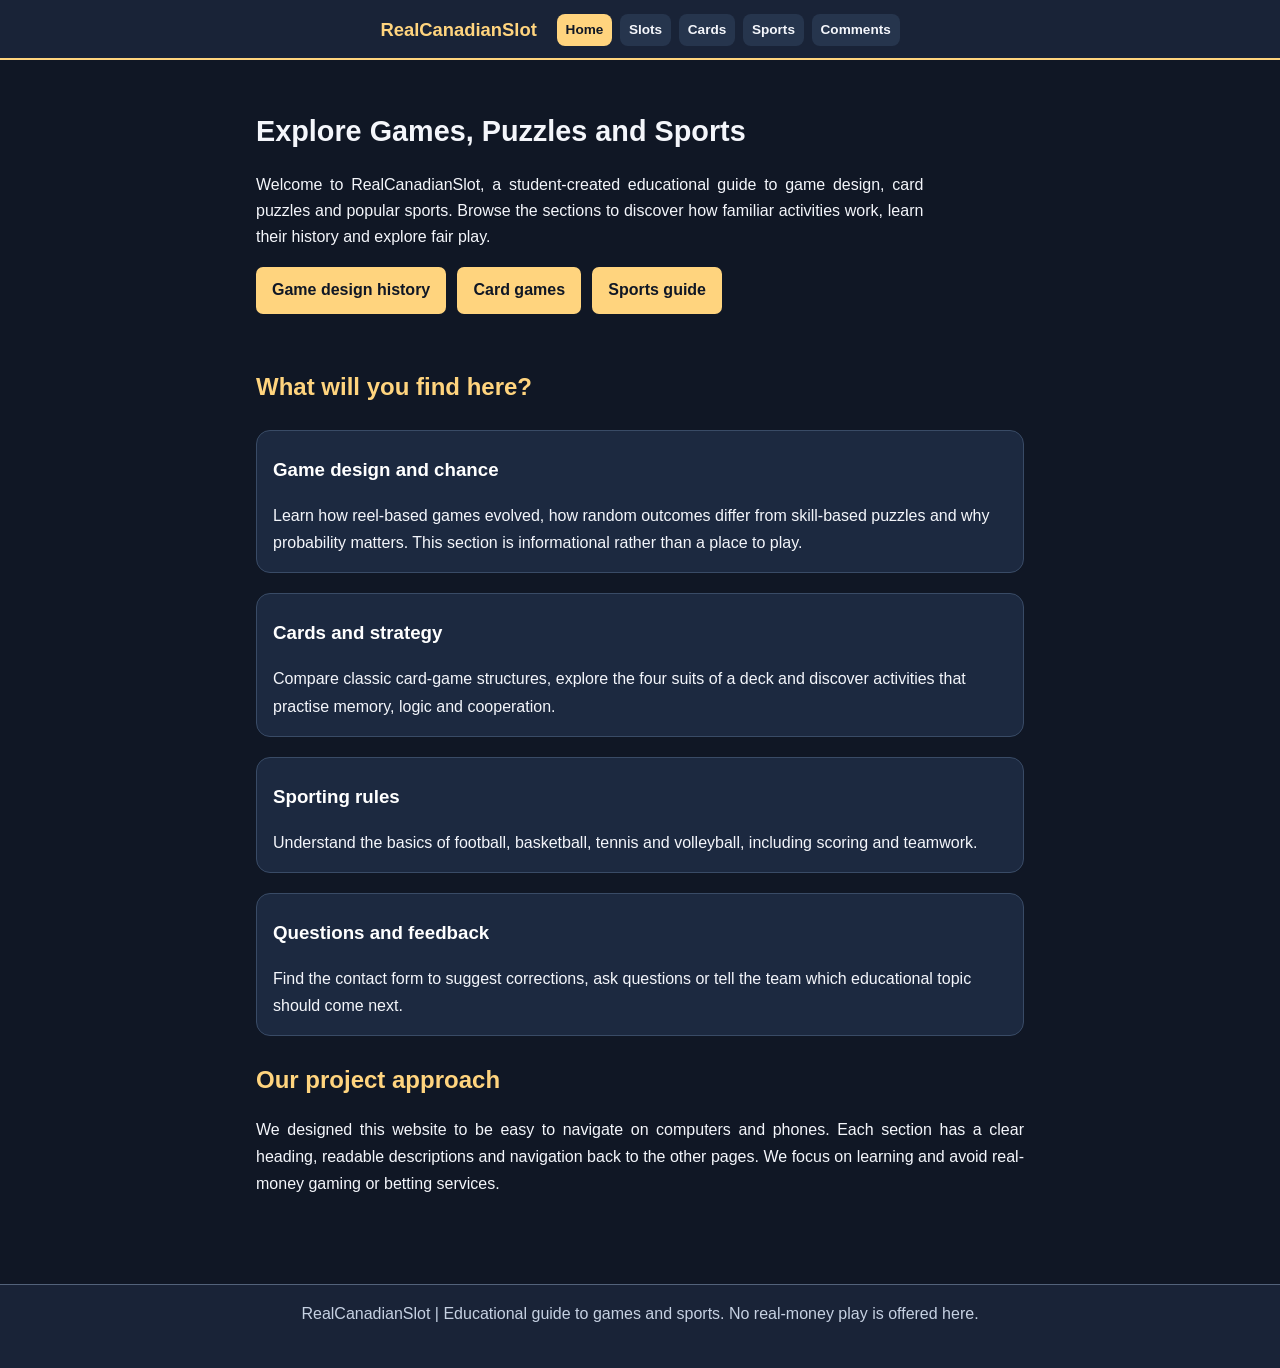
<file: casino-html/index.html>
<!DOCTYPE html>
<html lang="en">

<head>
  <meta charset="UTF-8">
  <meta name="viewport" content="width=device-width, initial-scale=1.0">
  <meta name="description"
    content="An educational introduction to the RealCanadianSlot student website, with links to game design history, card puzzles, sports rules and comments.">
  <title>Home | RealCanadianSlot</title>
  <link rel="stylesheet" href="assets/css/style.css">
  <link rel="stylesheet" href="assets/css/project-custom.css">
</head>

<body class="project-page">
  <!-- Navigation is shared across the five pages; the current page is identified. -->
  <header class="site-header">
    <div class="site-header-inner">
      <a class="site-brand" href="index.html">RealCanadianSlot</a>
      <nav class="site-navigation" aria-label="Main navigation"><a href="index.html" aria-current="page">Home</a>
        <a href="assets/html/slots.html">Slots</a>
        <a href="assets/html/cards.html">Cards</a>
        <a href="assets/html/sports.html">Sports</a>
        <a href="assets/html/comments.html">Comments</a>
      </nav>
    </div>
  </header>
  <main class="project-wrap">
    <section class="project-intro">
      <h1>Explore Games, Puzzles and Sports</h1>
      <p style="text-align: justify;">Welcome to RealCanadianSlot, a student-created educational guide to game design, card puzzles and popular
        sports. Browse the sections to discover how familiar activities work, learn their history and explore fair play.
      </p>
      <div class="project-links"><a href="assets/html/slots.html">Game design history</a><a
          href="assets/html/cards.html">Card games</a><a href="assets/html/sports.html">Sports guide</a></div>
    </section>
    <section class="project-section">
      <h2>What will you find here?</h2>
      <div class="project-grid">
        <article class="project-card">
          <h3>Game design and chance</h3>
          <p>Learn how reel-based games evolved, how random outcomes differ from skill-based puzzles and why probability
            matters. This section is informational rather than a place to play.</p>
        </article>
        <article class="project-card">
          <h3>Cards and strategy</h3>
          <p>Compare classic card-game structures, explore the four suits of a deck and discover activities that
            practise memory, logic and cooperation.</p>
        </article>
        <article class="project-card">
          <h3>Sporting rules</h3>
          <p>Understand the basics of football, basketball, tennis and volleyball, including scoring and teamwork.</p>
        </article>
        <article class="project-card">
          <h3>Questions and feedback</h3>
          <p>Find the contact form to suggest corrections, ask questions or tell the team which educational topic should
            come next.</p>
        </article>
      </div>
    </section>
    <section class="project-section">
      <h2>Our project approach</h2>
      <p style="text-align: justify;">We designed this website to be easy to navigate on computers and phones. Each section has a clear heading,
        readable descriptions and navigation back to the other pages. We focus on learning and avoid real-money gaming
        or betting services.</p>
    </section>
  </main>
  <footer class="project-footer">
    <div class="project-wrap">
      <p>RealCanadianSlot | Educational guide to games and sports. No real-money play is offered here.</p>
    </div>
  </footer>
</body>

</html>
</file>
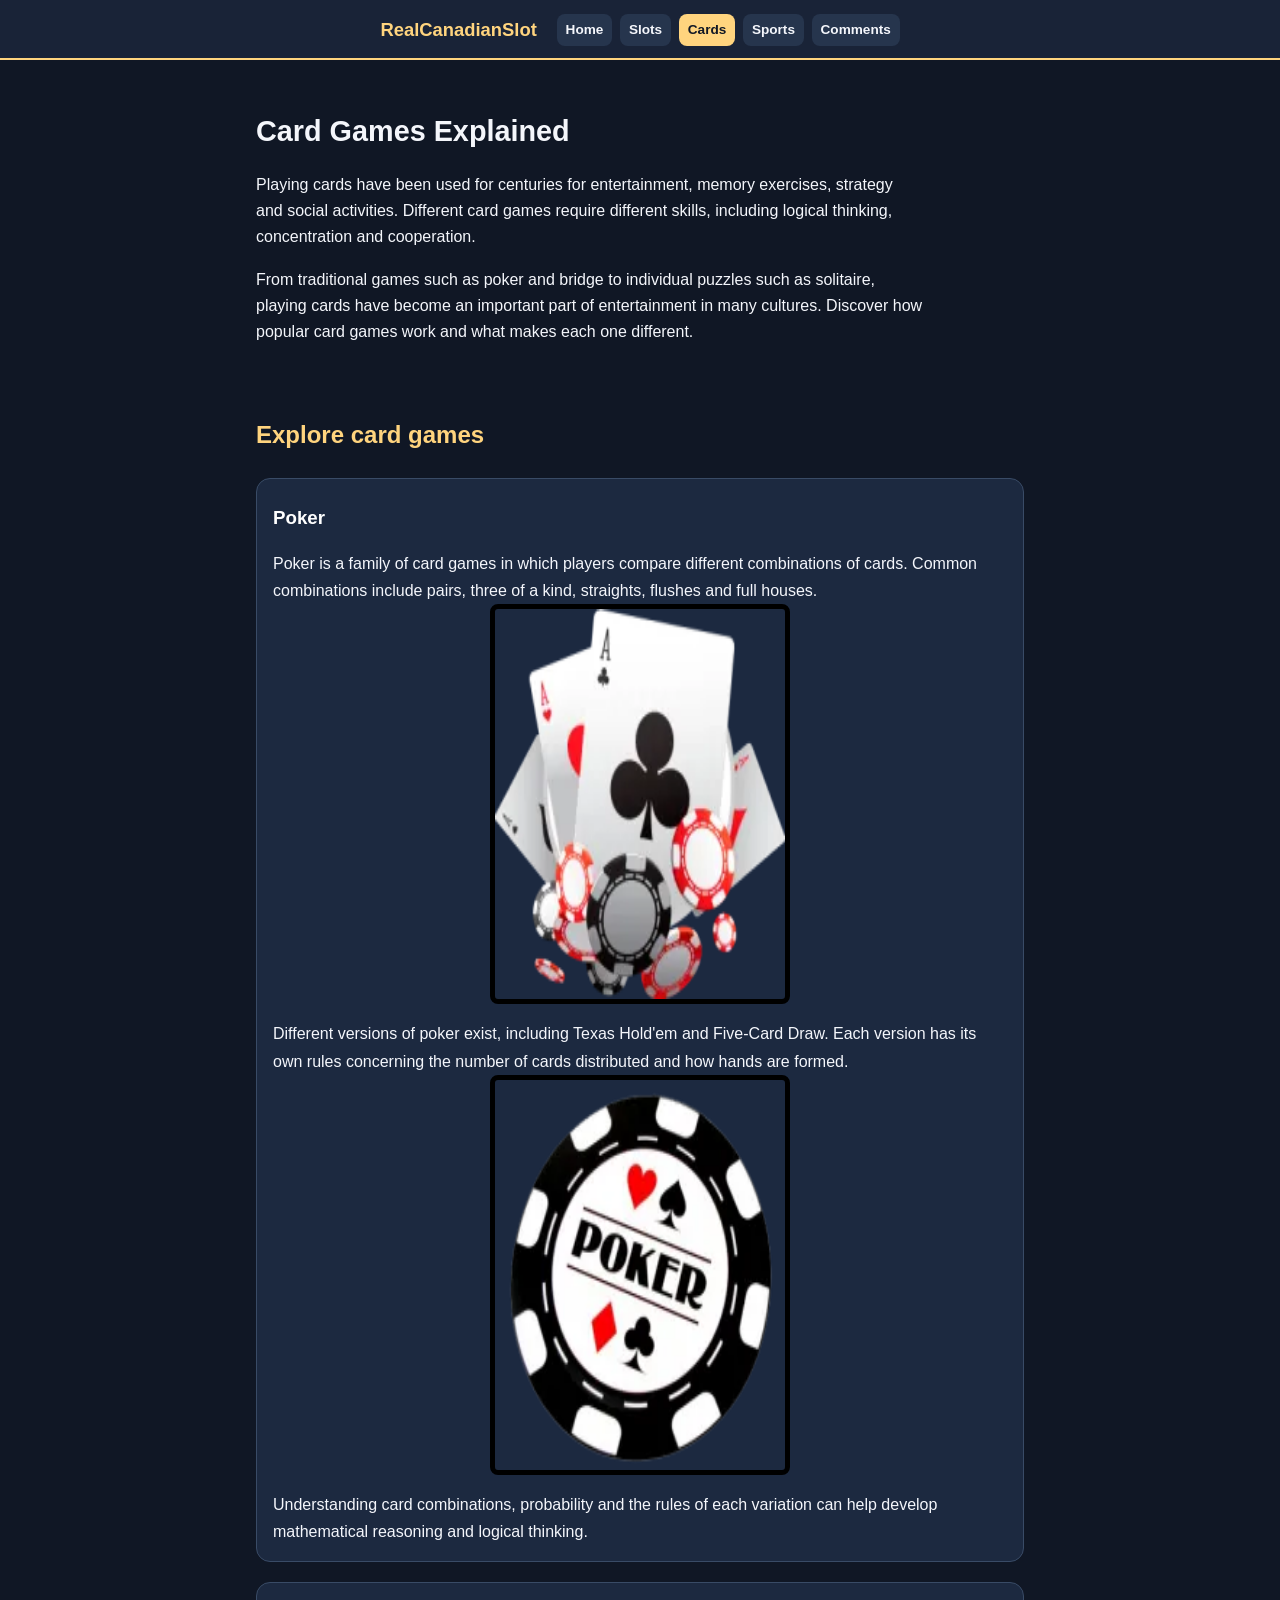
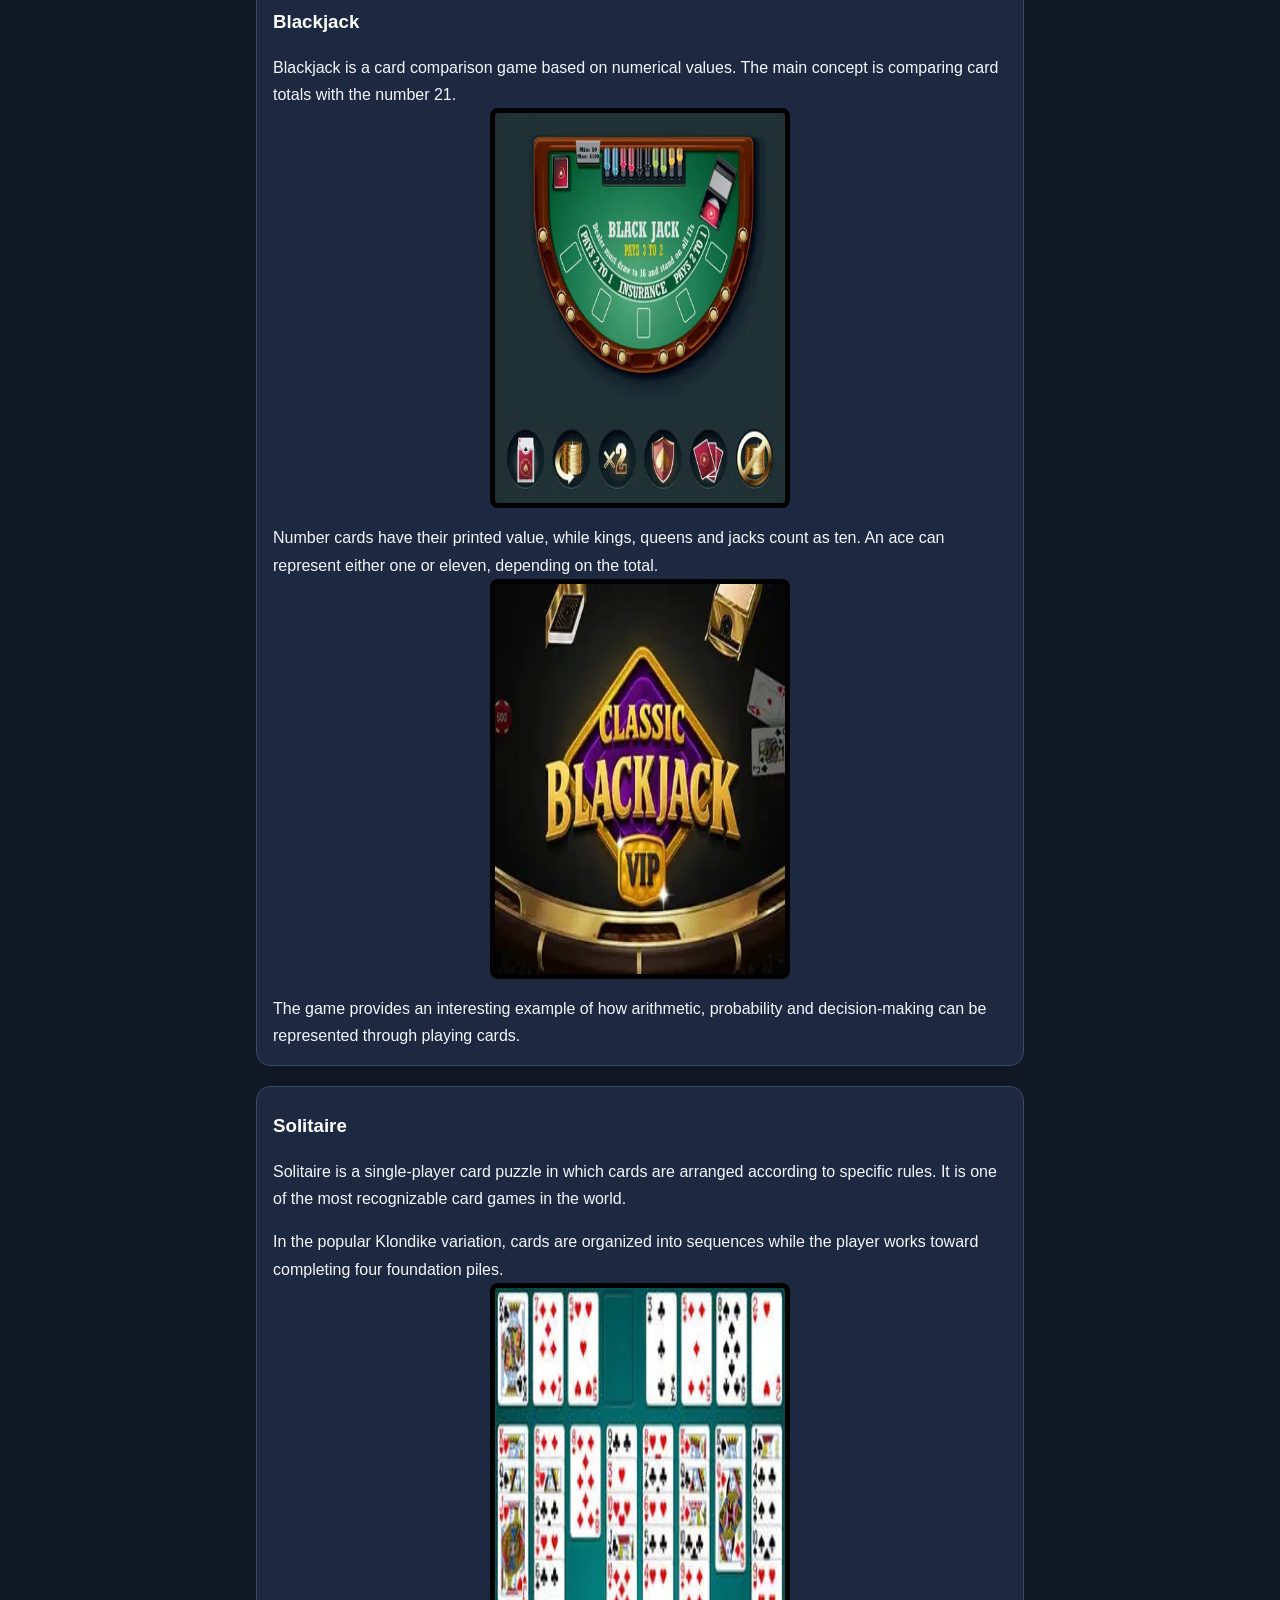
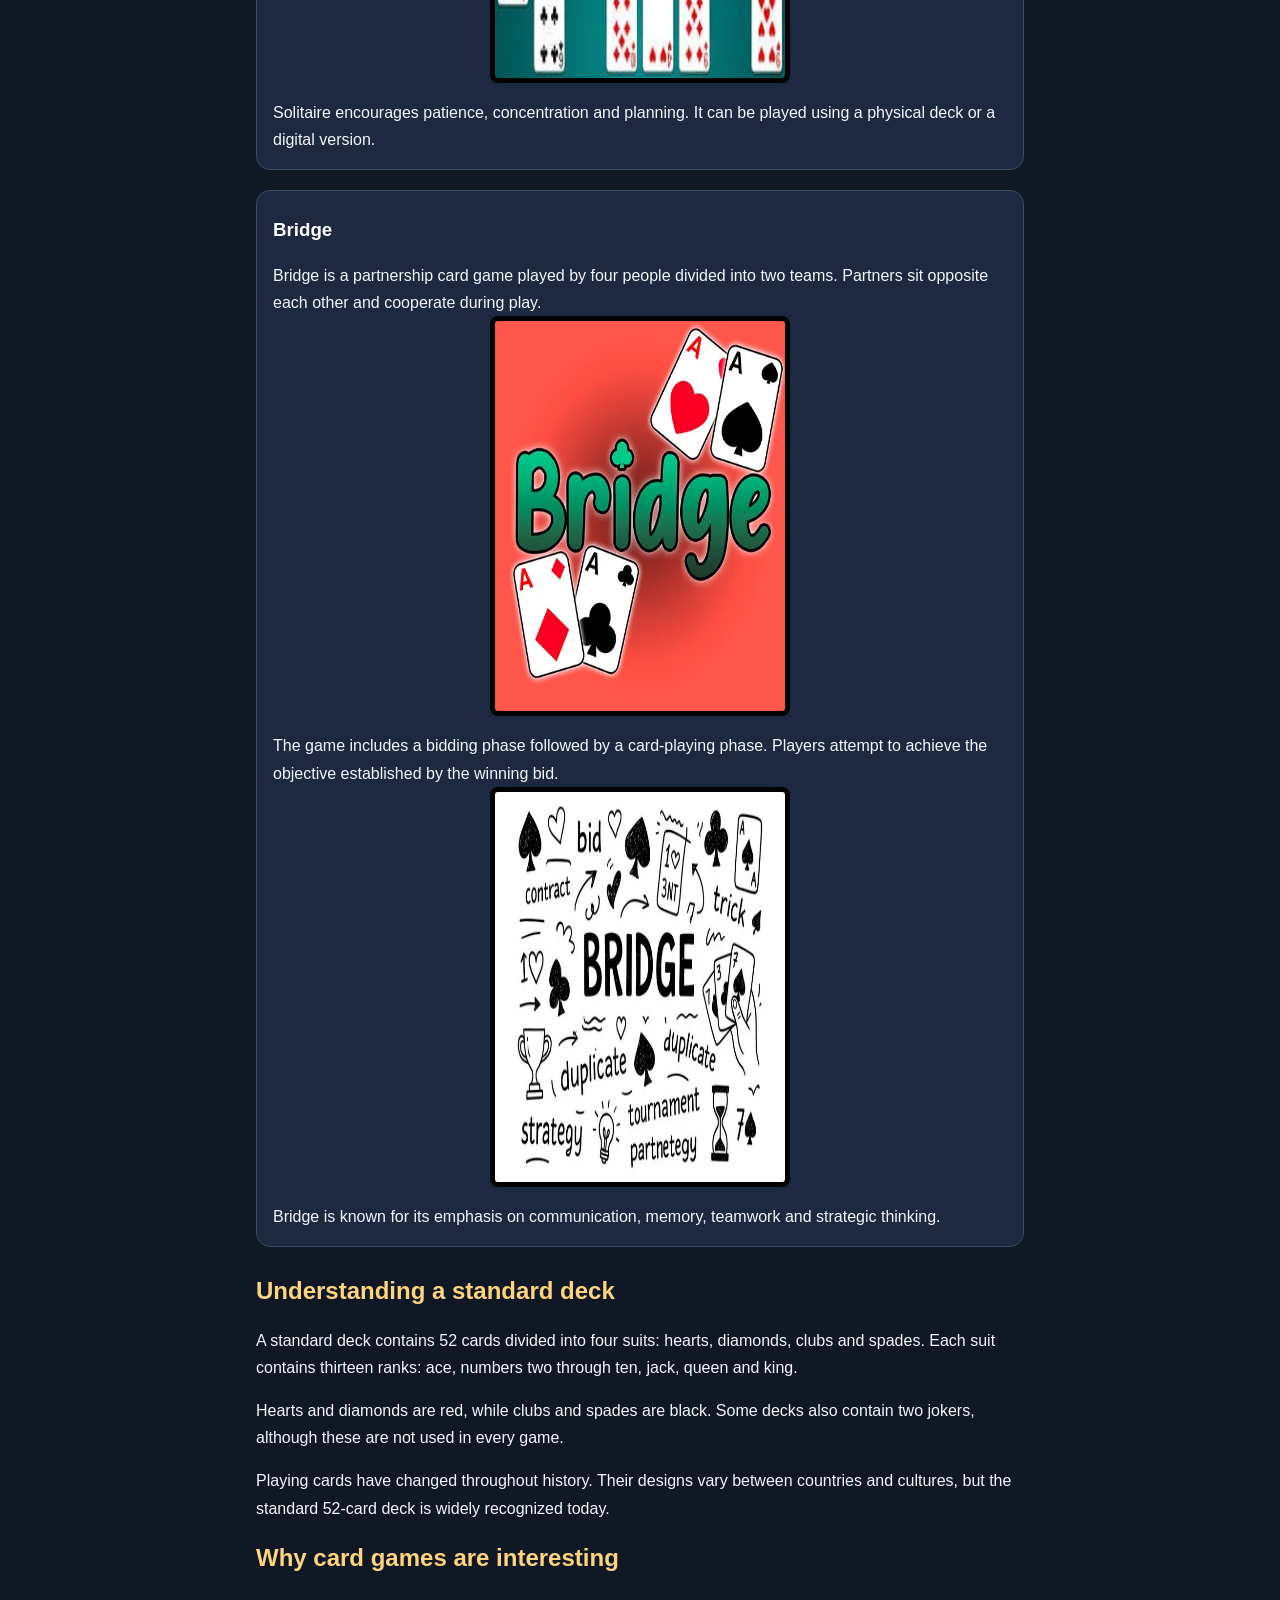
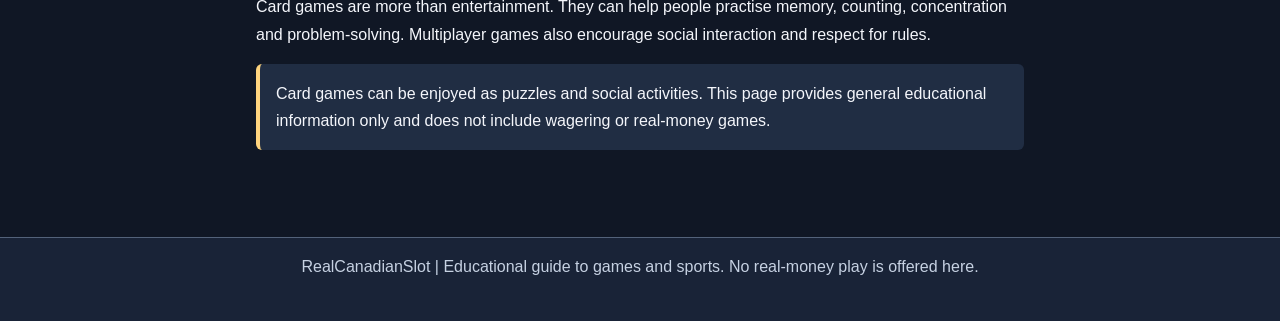
<file: casino-html/assets/html/cards.html>
<!DOCTYPE html>
<html lang="en">

<head>
    <meta charset="UTF-8">
    <meta name="viewport" content="width=device-width, initial-scale=1.0">
    <meta name="description"
        content="Learn about poker, blackjack, solitaire and bridge, their history, basic rules and the structure of a standard deck.">
    <title>Cards | RealCanadianSlot</title>
    <link rel="stylesheet" href="../css/style.css">
    <link rel="stylesheet" href="../css/project-custom.css">
</head>

<body class="project-page">
    <!-- Main navigation -->
    <header class="site-header">
        <div class="site-header-inner">
            <a class="site-brand" href="../../index.html">
                RealCanadianSlot
            </a>
            <nav class="site-navigation" aria-label="Main navigation">
                <a href="../../index.html">Home</a>
                <a href="slots.html">Slots</a>
                <a href="cards.html" aria-current="page">Cards</a>
                <a href="sports.html">Sports</a>
                <a href="comments.html">Comments</a>
            </nav>
        </div>
    </header>

    <main class="project-wrap">

        <!-- Introduction -->
        <section class="project-intro">
            <h1>Card Games Explained</h1>
            <p>
                Playing cards have been used for centuries
                for entertainment, memory exercises, strategy
                and social activities. Different card games
                require different skills, including logical
                thinking, concentration and cooperation.
            </p>
            <p>
                From traditional games such as poker and bridge
                to individual puzzles such as solitaire,
                playing cards have become an important part
                of entertainment in many cultures.
                Discover how popular card games work and
                what makes each one different.
            </p>
        </section>

        <section class="project-section">
            <h2>Explore card games</h2>

            <div class="project-grid">

                <article class="project-card">
                    <h3>Poker</h3>
                    <p>
                        Poker is a family of card games in which
                        players compare different combinations
                        of cards. Common combinations include
                        pairs, three of a kind, straights,
                        flushes and full houses.
                        <!-- Add poker_1.webp with style -->
                        <img class="imgdefault" src="../img/searched-images/poker_1.webp" alt="Poker cards image">

                    </p>
                    <p>
                        Different versions of poker exist,
                        including Texas Hold'em and Five-Card
                        Draw. Each version has its own rules
                        concerning the number of cards
                        distributed and how hands are formed.
                        <!-- Add poker_chip.webp with style -->
                        <img class="imgdefault" src="../img/searched-images/poker_chip.webp"
                            alt="Poker chip reference image">

                    </p>
                    <p>
                        Understanding card combinations,
                        probability and the rules of each
                        variation can help develop mathematical
                        reasoning and logical thinking.
                    </p>
                </article>

                <article class="project-card">
                    <h3>Blackjack</h3>
                    <p>
                        Blackjack is a card comparison game
                        based on numerical values. The main
                        concept is comparing card totals
                        with the number 21.
                        <!-- Add blackjack-table.webp with style -->
                        <img class="imgdefault" src="../img/searched-images/blackjack-table.webp" alt="Black Jack table"
                            style="border: 5px solid black;">

                    </p>
                    <p>
                        Number cards have their printed value,
                        while kings, queens and jacks count
                        as ten. An ace can represent either
                        one or eleven, depending on the total.
                        <!-- Add Classic_Blackjack.webp with style -->
                        <img class="imgdefault" src="../img/searched-images/Classic_Blackjack.webp"
                            alt="Classic BlackJack image" style="border: 5px solid black;">

                    </p>
                    <p>
                        The game provides an interesting
                        example of how arithmetic, probability
                        and decision-making can be represented
                        through playing cards.
                    </p>
                </article>

                <article class="project-card">
                    <h3>Solitaire</h3>
                    <p>
                        Solitaire is a single-player card
                        puzzle in which cards are arranged
                        according to specific rules.
                        It is one of the most recognizable
                        card games in the world.
                    </p>
                    <p>
                        In the popular Klondike variation,
                        cards are organized into sequences
                        while the player works toward
                        completing four foundation piles.
                        <!-- Add solitaire-game.webp with style -->
                        <img class="imgdefault" src="../img/searched-images/solitaire-game.webp"
                            alt="Solitaire game reference" style="border: 5px solid black;">

                    </p>
                    <p>
                        Solitaire encourages patience,
                        concentration and planning.
                        It can be played using a physical
                        deck or a digital version.
                    </p>
                </article>

                <article class="project-card">
                    <h3>Bridge</h3>
                    <p>
                        Bridge is a partnership card game
                        played by four people divided into
                        two teams. Partners sit opposite
                        each other and cooperate during play.
                        <!-- Add bridge-game.webp with style -->
                        <img class="imgdefault" src="../img/searched-images/bridge-game.webp" alt="Bridge cards image"
                            style="border: 5px solid black;">

                    </p>
                    <p>
                        The game includes a bidding phase
                        followed by a card-playing phase.
                        Players attempt to achieve the
                        objective established by the
                        winning bid.
                        <!-- Add bridge.webp with style -->
                        <img class="imgdefault" src="../img/searched-images/bridge.webp" alt="Bridge reference image"
                            style="border: 5px solid black;">

                    </p>
                    <p>
                        Bridge is known for its emphasis
                        on communication, memory, teamwork
                        and strategic thinking.
                    </p>
                </article>

            </div>
        </section>

        <section class="project-section">
            <h2>Understanding a standard deck</h2>

            <p>
                A standard deck contains 52 cards divided
                into four suits: hearts, diamonds, clubs
                and spades. Each suit contains thirteen
                ranks: ace, numbers two through ten,
                jack, queen and king.
            </p>

            <p>
                Hearts and diamonds are red, while clubs
                and spades are black. Some decks also
                contain two jokers, although these are
                not used in every game.
            </p>

            <p>
                Playing cards have changed throughout
                history. Their designs vary between
                countries and cultures, but the standard
                52-card deck is widely recognized today.
            </p>

            <h2>Why card games are interesting</h2>

            <p>
                Card games are more than entertainment.
                They can help people practise memory,
                counting, concentration and problem-solving.
                Multiplayer games also encourage social
                interaction and respect for rules.
            </p>

            <p class="project-note">
                Card games can be enjoyed as puzzles
                and social activities. This page provides
                general educational information only
                and does not include wagering or
                real-money games.
            </p>
        </section>

    </main>

    <footer class="project-footer">
        <div class="project-wrap">
            <p>
                RealCanadianSlot | Educational guide
                to games and sports.
                No real-money play is offered here.
            </p>
        </div>
    </footer>
</body>

</html>
</file>
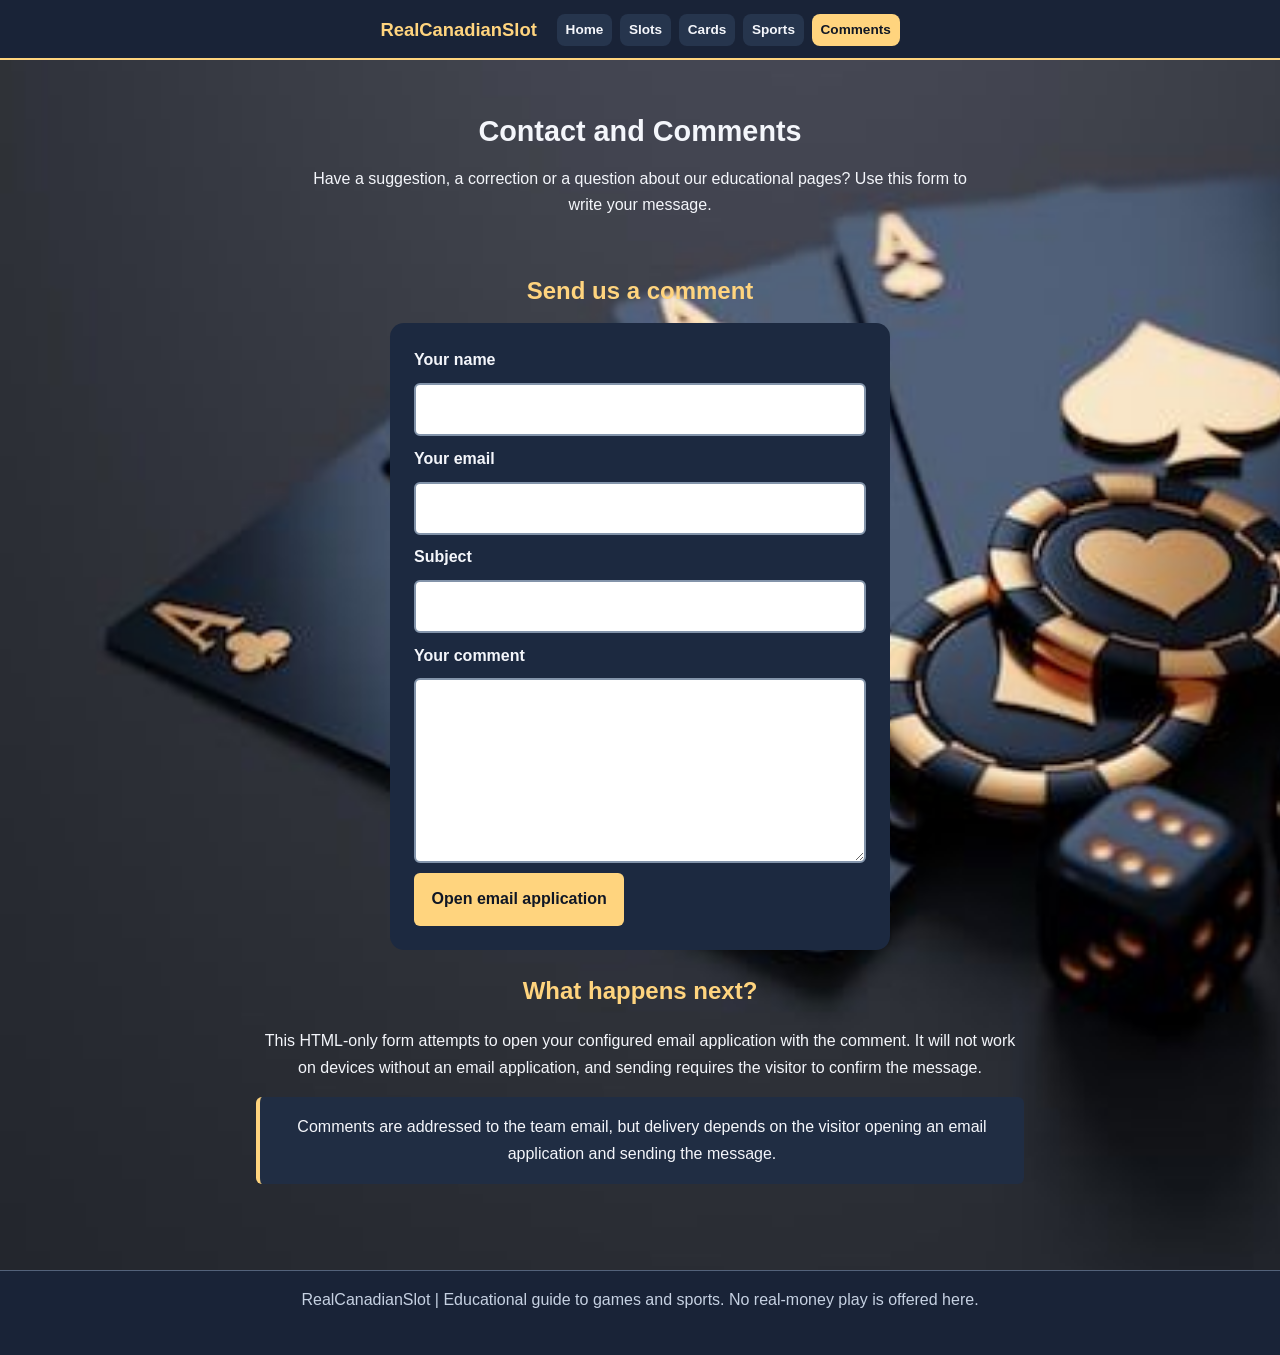
<file: casino-html/assets/html/comments.html>
<!DOCTYPE html>
<html lang="en">

<head>
    <meta charset="UTF-8">
    <meta name="viewport" content="width=device-width, initial-scale=1.0">
    <meta name="description"
        content="Contact the website team with a question, correction or suggestion using an accessible comment form.">
    <title>Comments | RealCanadianSlot</title>
    <link rel="stylesheet" href="../css/style.css">
    <link rel="stylesheet" href="../css/project-custom.css">
</head>

<body class="project-page comments-page" style="background-image: url('../img/searched-images/pokerBackground.webp'); background-repeat: no-repeat; background-size: cover;">
    <!-- Shared navigation makes it easy to move between the five pages. -->
    <header class="site-header">
        <div class="site-header-inner">
            <a class="site-brand" href="../../index.html">RealCanadianSlot</a>
            <nav class="site-navigation" aria-label="Main navigation">
                <a href="../../index.html">Home</a>
                <a href="slots.html">Slots</a>
                <a href="cards.html">Cards</a>
                <a href="sports.html">Sports</a>
                <a href="comments.html" aria-current="page">Comments</a>
            </nav>
        </div>
    </header>
    <main class="project-wrap">
        <section class="project-intro">
            <h1 style="text-align: center;">Contact and Comments</h1>
            <p>Have a suggestion, a correction or a question about our educational pages? Use this form to write your
                message.</p>
        </section>
        <section class="project-section">
            <h2 style="text-align: center;">Send us a comment</h2>
            <form class="project-form" id="comment-form"
                action="mailto:aimarruanochg@gmail.com?subject=Website%20comment" method="post" enctype="text/plain">
                <label for="comment-name">Your name</label><input id="comment-name" name="name" type="text"
                    maxlength="80" autocomplete="name" required>
                <label for="comment-email">Your email</label><input id="comment-email" name="email" type="email"
                    maxlength="120" autocomplete="email" required>
                <label for="comment-topic">Subject</label><input id="comment-topic" name="subject" type="text"
                    maxlength="120" required>
                <label for="comment-message">Your comment</label><textarea id="comment-message" name="message" rows="6"
                    maxlength="2000" required></textarea>
                <button type="submit">Open email application</button>
            </form>
        </section>
        <section class="project-section" style="text-align: center;">
            <h2>What happens next?</h2>
            <p>This HTML-only form attempts to open your configured email application with the comment. It will not work
                on devices without an email application, and sending requires the visitor to confirm the message.</p>
            <p class="project-note">Comments are addressed to the team email, but delivery depends on the visitor
                opening an email application and sending the message.</p>
        </section>

    </main>
    <footer class="project-footer">
        <div class="project-wrap">
            <p>RealCanadianSlot | Educational guide to games and sports. No real-money play is offered here.</p>
        </div>
    </footer>
</body>

</html>
</file>
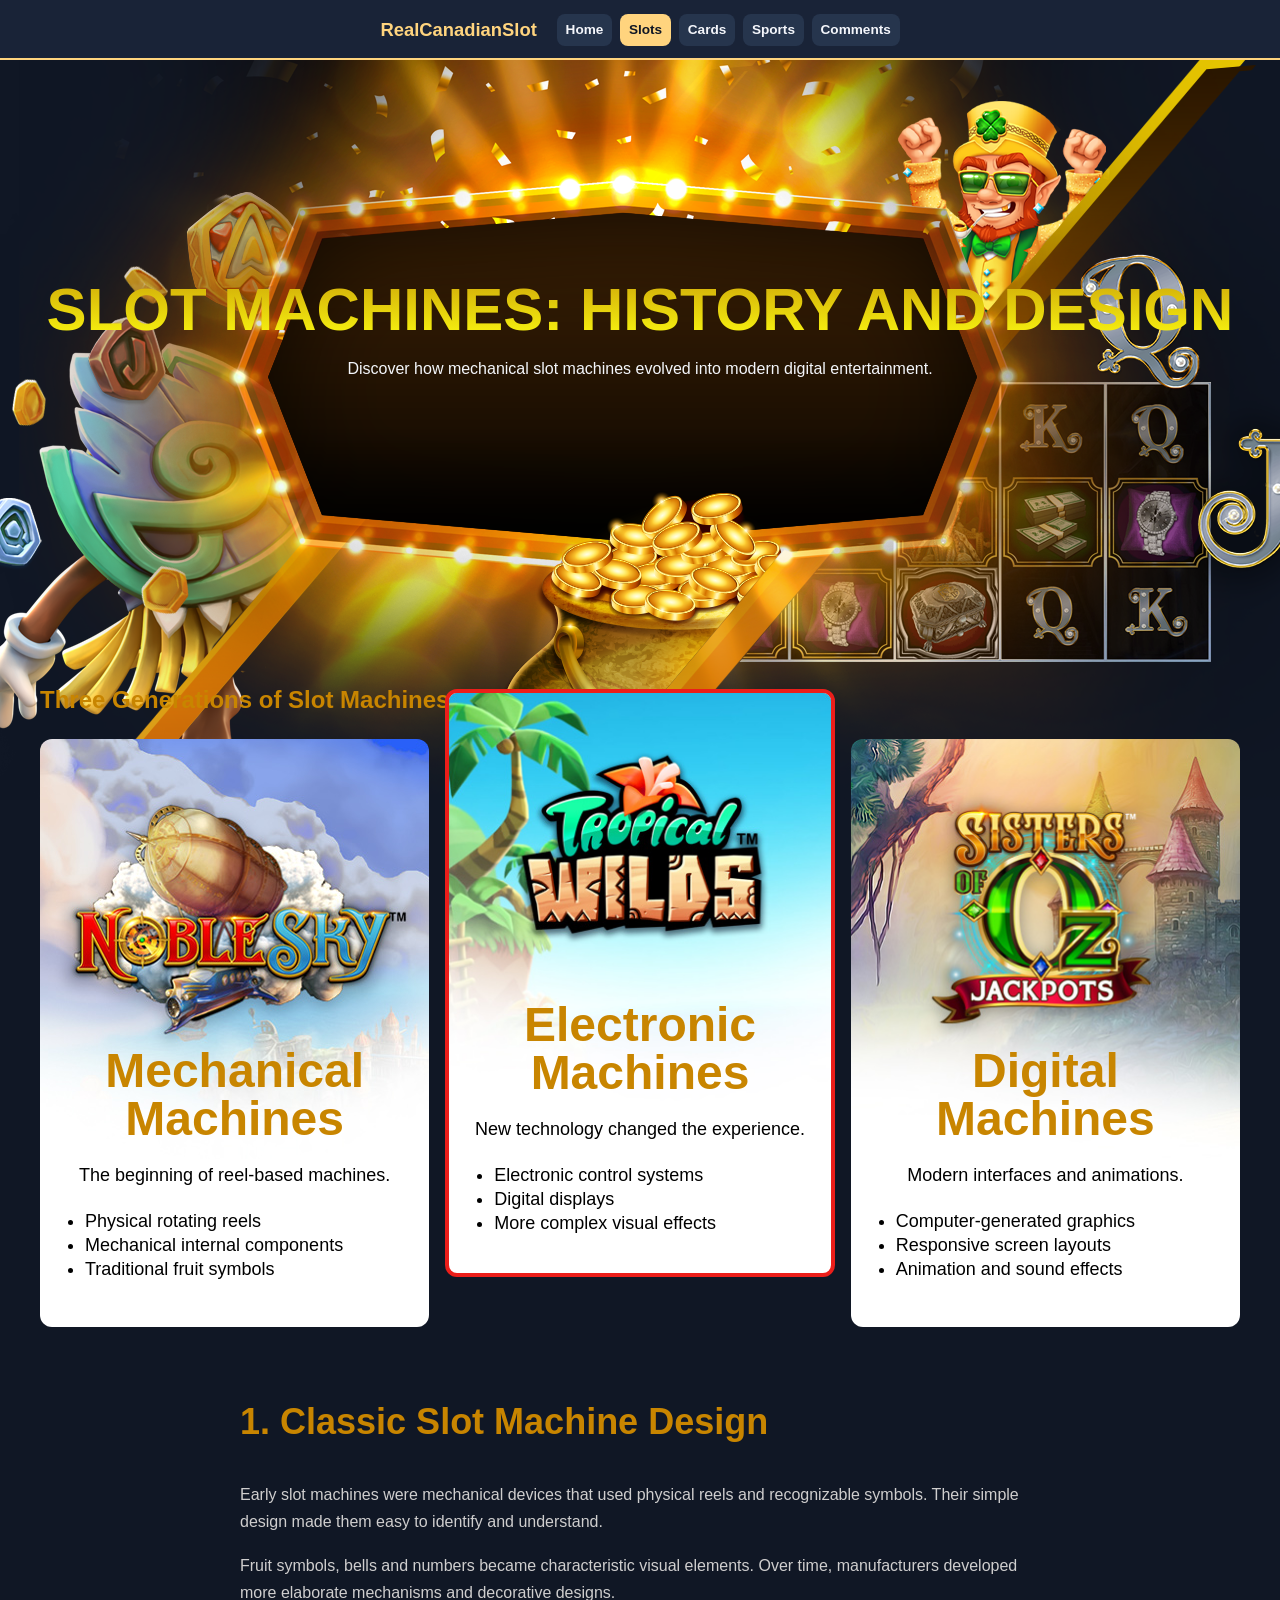
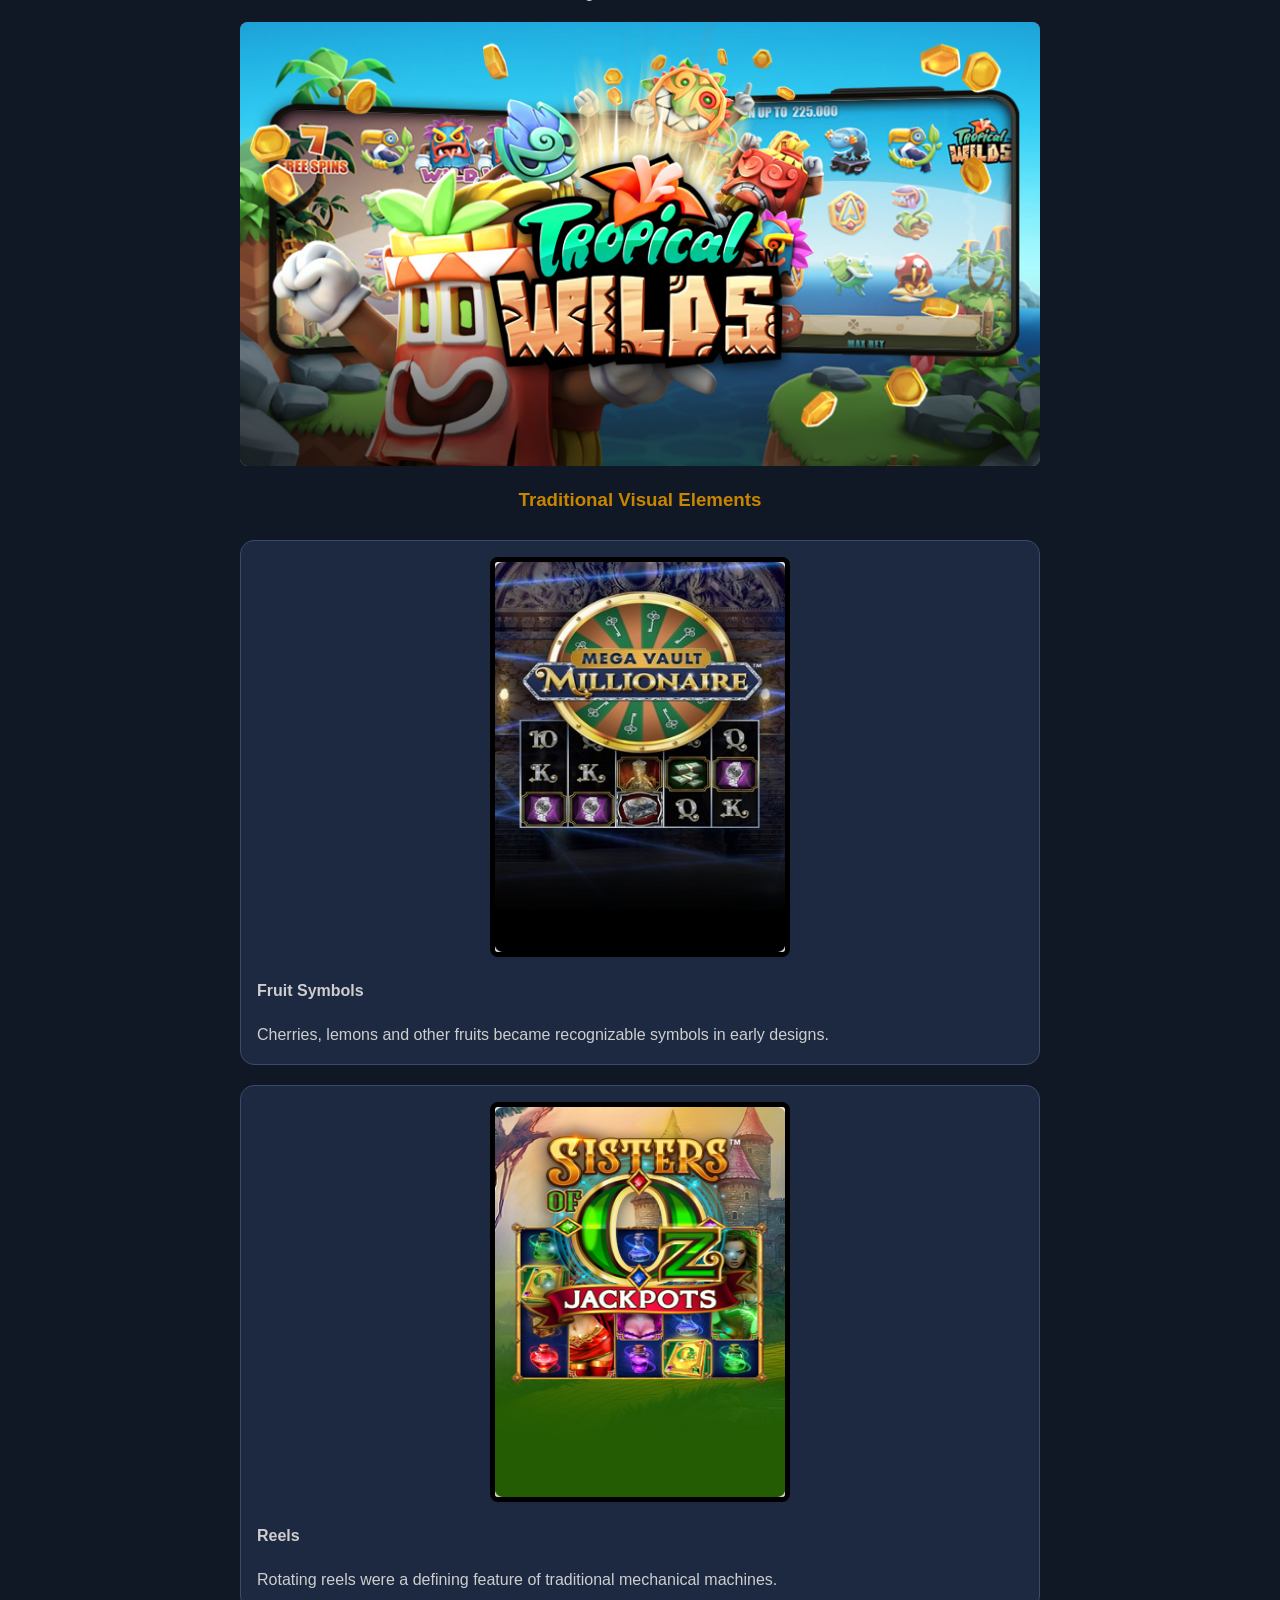
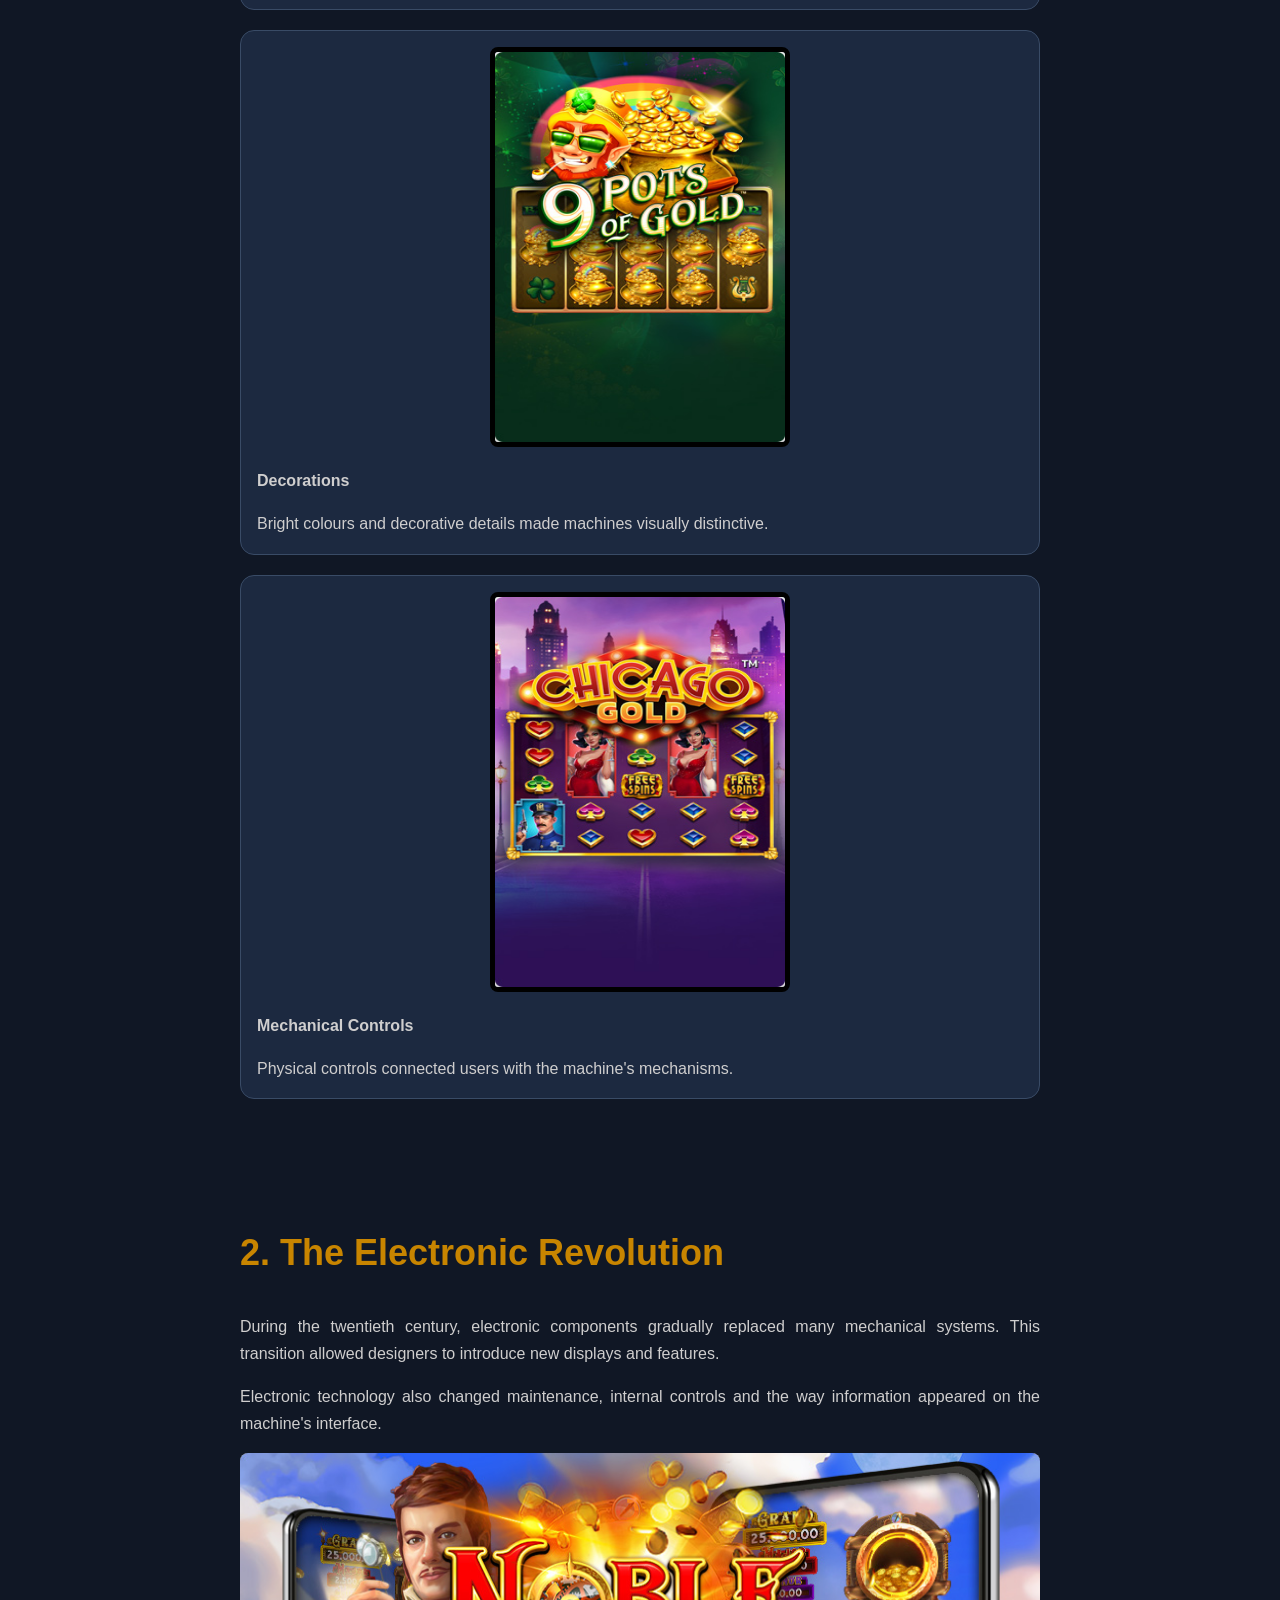
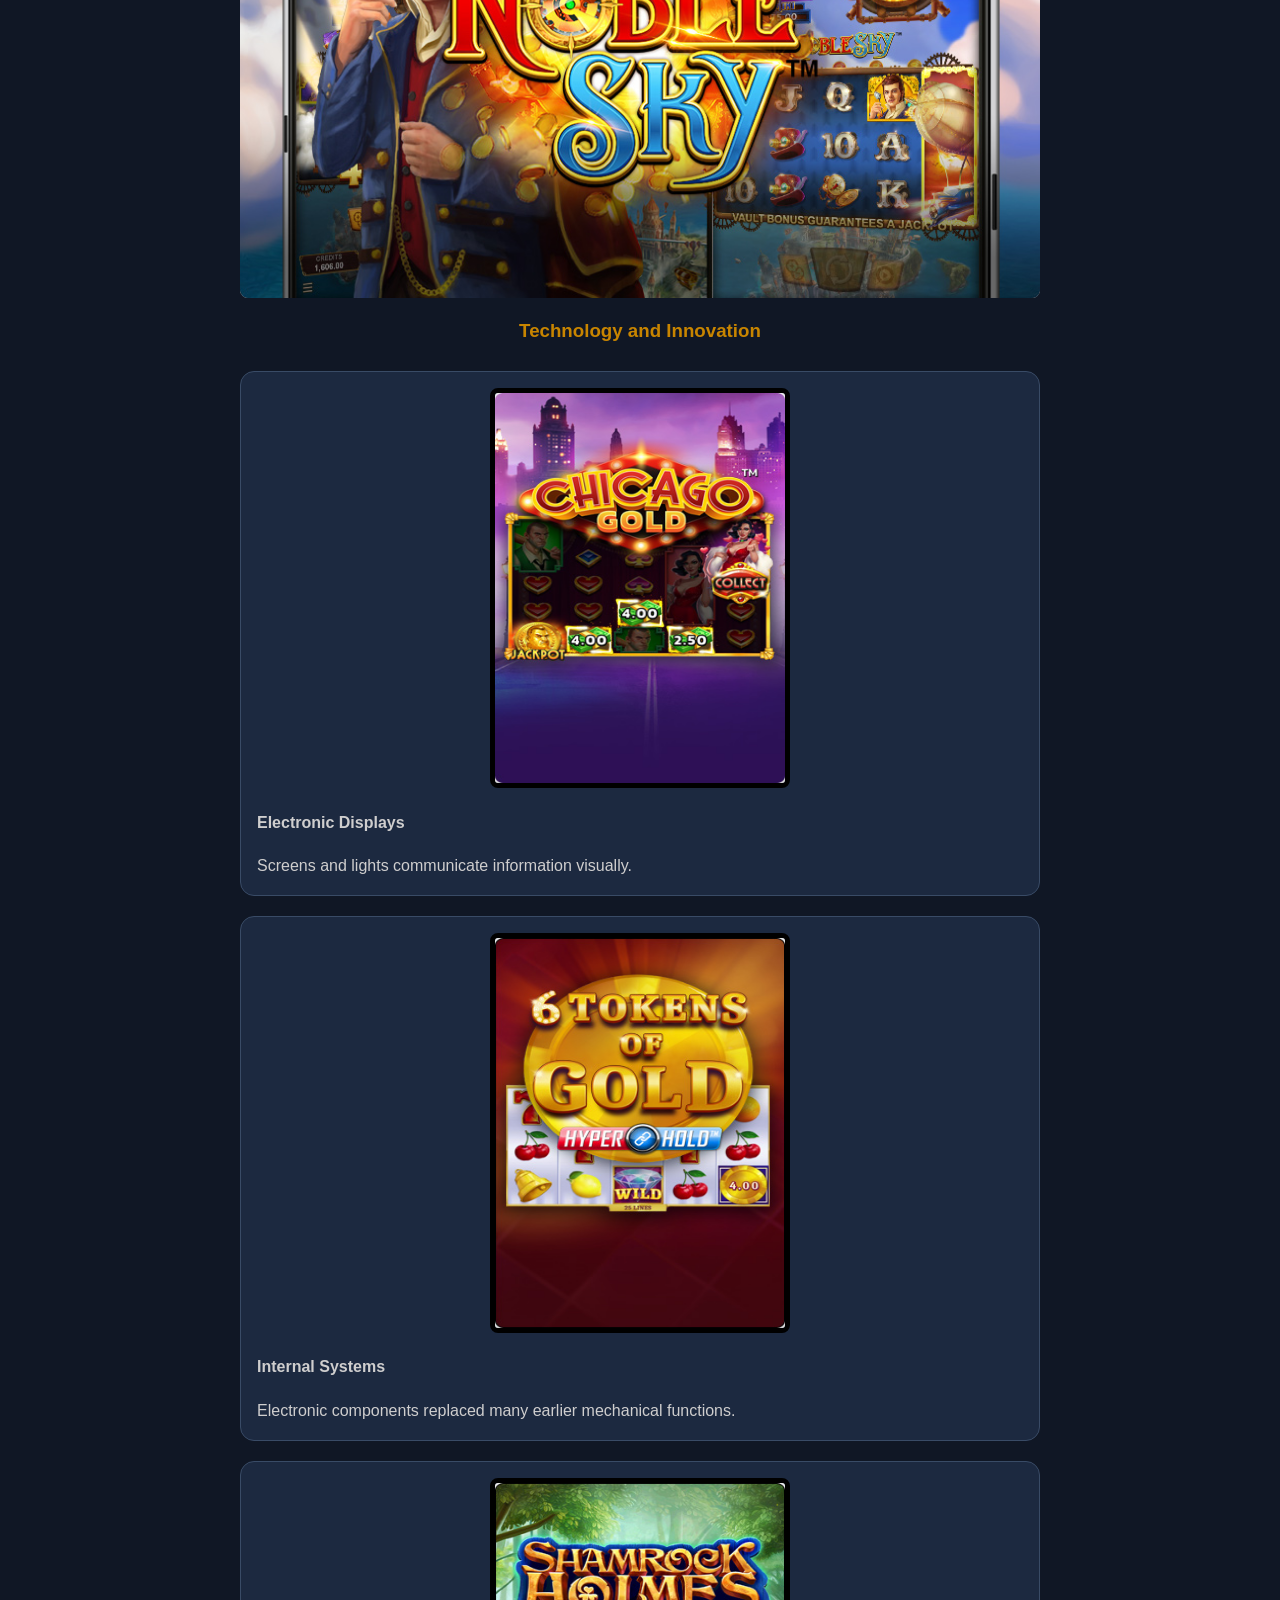
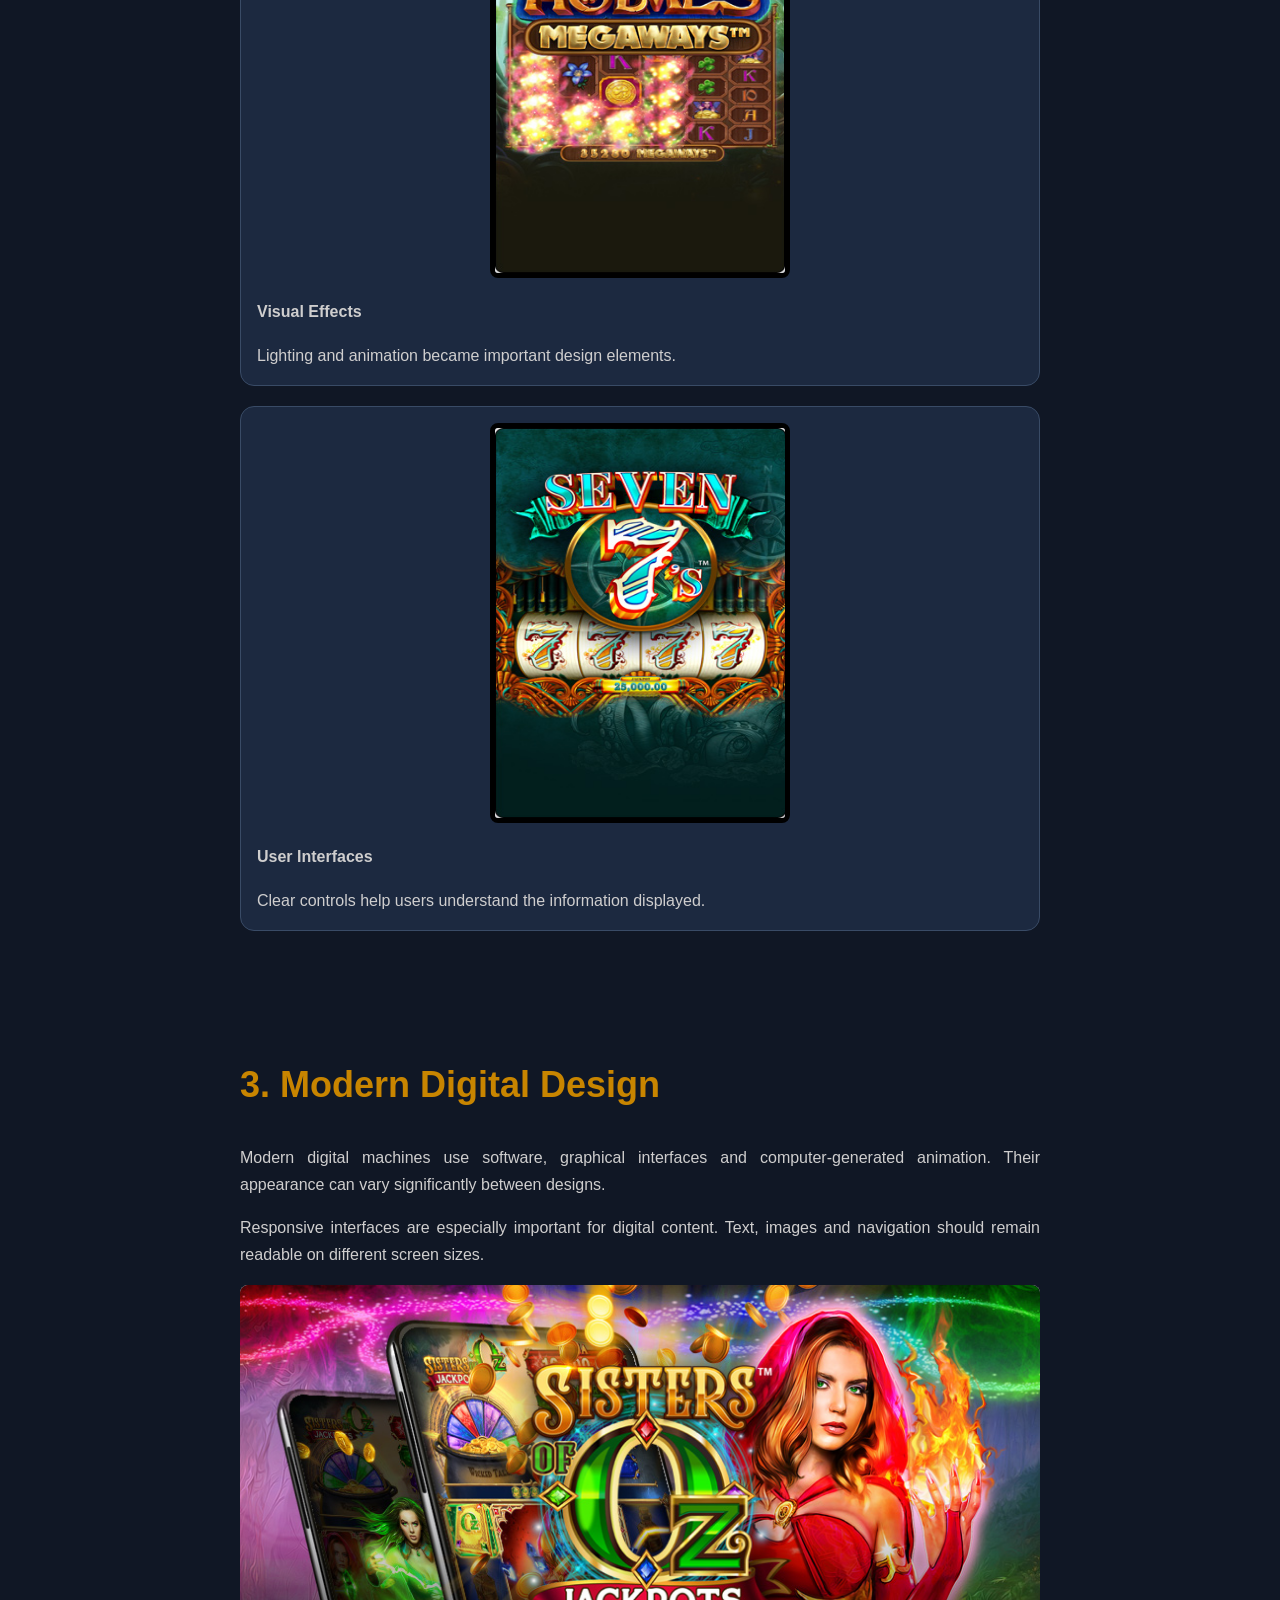
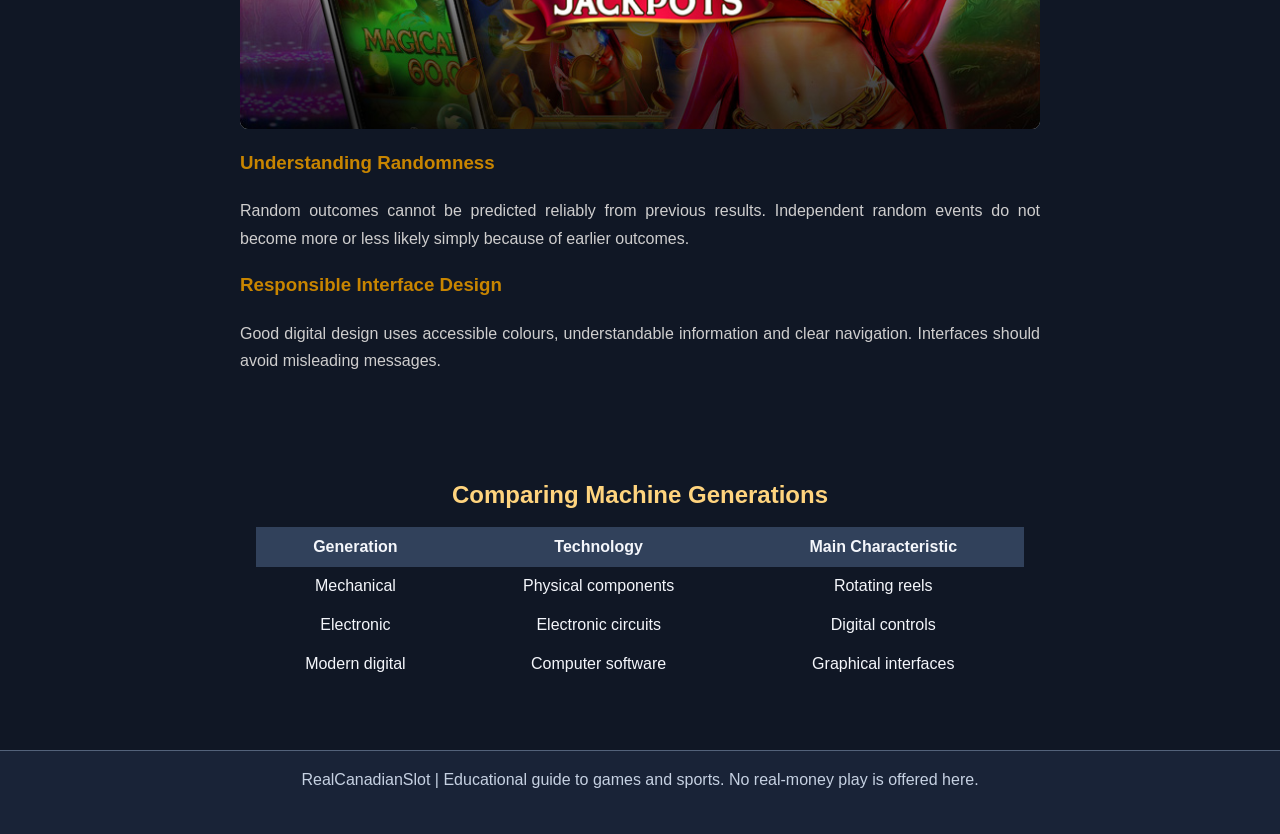
<file: casino-html/assets/html/slots.html>
<!DOCTYPE html>
<html lang="en">

<head>
    <meta charset="UTF-8">
    <meta name="viewport" content="width=device-width, initial-scale=1.0">
    <meta name="description"
        content="Explore the history, design, symbols and technology of classic and modern slot machines.">
    <title>Slot Machine History | RealCanadianSlot</title>
    <link rel="stylesheet" href="../css/style.css">
    <link rel="stylesheet" href="../css/project-custom.css">
</head>

<body>
    <header class="site-header">
        <div class="site-header-inner">
            <a class="site-brand" href="../../index.html">
                RealCanadianSlot
            </a>
            <nav class="site-navigation" aria-label="Main navigation">
                <a href="../../index.html">Home</a>
                <a href="slots.html" aria-current="page">Slots</a>
                <a href="cards.html">Cards</a>
                <a href="sports.html">Sports</a>
                <a href="comments.html">Comments</a>
            </nav>
        </div>
    </header>

    <main>
        <section class="hero hide-medium" style="background-image: url('../img/hero-bg.png')">
            <div class="container">
                <h1>Slot Machines: History and Design</h1>
                <p>
                    Discover how mechanical slot machines evolved
                    into modern digital entertainment.
                </p>
            </div>
        </section>

        <!-- Mobile hero -->
        <section class="hero hide show-medium" style="background-image: url('../img/hero-mobile-bg.jpg')" >
            <div class="container">
                <h2>History of Slot Machines</h2>
                <p>
                    Explore their technology, symbols and evolution.
                </p>
            </div>
        </section>

        <section class="top-casino">
            <div class="container">
                <h2>Three Generations of Slot Machines</h2>

                <div class="flex">
                    <article class="banner" style="background-image: url('../img/banner-1.jpg')">
                        <h3 class="title">Mechanical Machines</h3>
                        <p class="subtitle">
                            The beginning of reel-based machines.
                        </p>
                        <ul class="key-features">
                            <li>Physical rotating reels</li>
                            <li>Mechanical internal components</li>
                            <li>Traditional fruit symbols</li>
                        </ul>
                    </article>

                    <article class="banner top" style="background-image: url('../img/banner-2.jpg')">
                        <h3 class="title">Electronic Machines</h3>
                        <p class="subtitle">
                            New technology changed the experience.
                        </p>
                        <ul class="key-features">
                            <li>Electronic control systems</li>
                            <li>Digital displays</li>
                            <li>More complex visual effects</li>
                        </ul>
                    </article>

                    <article class="banner" style="background-image: url('../img/banner-3.jpg')">
                        <h3 class="title">Digital Machines</h3>
                        <p class="subtitle">
                            Modern interfaces and animations.
                        </p>
                        <ul class="key-features">
                            <li>Computer-generated graphics</li>
                            <li>Responsive screen layouts</li>
                            <li>Animation and sound effects</li>
                        </ul>
                    </article>
                </div>
            </div>
        </section>

        <section class="casino-overview">
            <div class="container">
                <h2>1. Classic Slot Machine Design</h2>

                <p>
                    Early slot machines were mechanical devices
                    that used physical reels and recognizable
                    symbols. Their simple design made them easy
                    to identify and understand.
                </p>

                <p>
                    Fruit symbols, bells and numbers became
                    characteristic visual elements. Over time,
                    manufacturers developed more elaborate
                    mechanisms and decorative designs.
                </p>

                <div class="full-width-banner hide-small">
                    <img src="../img/banner-fullwidth-1.jpg" alt="Classic slot machine design" class="banner">
                </div>

                <div class="full-width-banner hide show-small">
                    <img src="../img/banner-fullwidth-mobile-1.jpg" alt="Classic machine mobile illustration"
                        class="banner">
                </div>

                <h3 class="text-center">Traditional Visual Elements</h3>

                <div class="project-grid">
                    <article class="project-card">
                        <img src="../img/banner-4.jpg" alt="Traditional machine artwork" width="150" height="100">
                        <h4>Fruit Symbols</h4>
                        <p>
                            Cherries, lemons and other fruits became
                            recognizable symbols in early designs.
                        </p>
                    </article>

                    <article class="project-card">
                        <img src="../img/banner-5.jpg" alt="Classic reel artwork">
                        <h4>Reels</h4>
                        <p>
                            Rotating reels were a defining feature
                            of traditional mechanical machines.
                        </p>
                    </article>

                    <article class="project-card">
                        <img src="../img/banner-6.jpg" alt="Decorative machine artwork">
                        <h4>Decorations</h4>
                        <p>
                            Bright colours and decorative details
                            made machines visually distinctive.
                        </p>
                    </article>

                    <article class="project-card">
                        <img src="../img/banner-7.jpg" alt="Vintage machine illustration">
                        <h4>Mechanical Controls</h4>
                        <p>
                            Physical controls connected users
                            with the machine's mechanisms.
                        </p>
                    </article>
                </div>
            </div>
        </section>

        <section class="casino-overview">
            <div class="container">
                <h2>2. The Electronic Revolution</h2>

                <p style="text-align: justify;">
                    During the twentieth century, electronic
                    components gradually replaced many mechanical
                    systems. This transition allowed designers
                    to introduce new displays and features.
                </p>

                <p style="text-align: justify;">
                    Electronic technology also changed maintenance,
                    internal controls and the way information
                    appeared on the machine's interface.
                </p>

                <div class="full-width-banner hide-small">
                    <img src="../img/banner-fullwidth-2.jpg" alt="Electronic machine design" class="banner">
                </div>

                <div class="full-width-banner hide show-small">
                    <img src="../img/banner-fullwidth-mobile-2.jpg" alt="Electronic design mobile illustration"
                        class="banner">
                </div>

                <h3 class="text-center">Technology and Innovation</h3>

                <div class="project-grid">
                    <article class="project-card">
                        <img src="../img/banner-8.jpg" alt="Digital interface artwork">
                        <h4>Electronic Displays</h4>
                        <p>
                            Screens and lights communicate
                            information visually.
                        </p>
                    </article>

                    <article class="project-card">
                        <img src="../img/banner-9.jpg" alt="Machine technology artwork">
                        <h4>Internal Systems</h4>
                        <p>
                            Electronic components replaced many
                            earlier mechanical functions.
                        </p>
                    </article>

                    <article class="project-card">
                        <img src="../img/banner-10.jpg" alt="Colourful interface artwork">
                        <h4>Visual Effects</h4>
                        <p>
                            Lighting and animation became
                            important design elements.
                        </p>
                    </article>

                    <article class="project-card">
                        <img src="../img/banner-11.jpg" alt="Screen interface illustration">
                        <h4>User Interfaces</h4>
                        <p>
                            Clear controls help users understand
                            the information displayed.
                        </p>
                    </article>
                </div>
            </div>
        </section>

        <section class="casino-overview">
            <div class="container">
                <h2>3. Modern Digital Design</h2>

                <p style="text-align: justify;">
                    Modern digital machines use software,
                    graphical interfaces and computer-generated
                    animation. Their appearance can vary
                    significantly between designs.
                </p>

                <p style="text-align: justify;">
                    Responsive interfaces are especially important
                    for digital content. Text, images and navigation
                    should remain readable on different screen sizes.
                </p>

                <div class="full-width-banner hide-small">
                    <img src="../img/banner-fullwidth-3.jpg" alt="Modern digital interface" class="banner">
                </div>

                <div class="full-width-banner hide show-small">
                    <img src="../img/banner-fullwidth-mobile-3.jpg" alt="Modern digital mobile interface"
                        class="banner">
                </div>

                <h3>Understanding Randomness</h3>
                <p style="text-align: justify;">
                    Random outcomes cannot be predicted reliably
                    from previous results. Independent random
                    events do not become more or less likely
                    simply because of earlier outcomes.
                </p>

                <h3>Responsible Interface Design</h3>
                <p style="text-align: justify;">
                    Good digital design uses accessible colours,
                    understandable information and clear navigation.
                    Interfaces should avoid misleading messages.
                </p>
            </div>
        </section>

        <section class="project-section project-wrap" style="text-align: center;">
            <h2>Comparing Machine Generations</h2>

            <table class="project-table">
                <thead>
                    <tr>
                        <th>Generation</th>
                        <th>Technology</th>
                        <th>Main Characteristic</th>
                    </tr>
                </thead>
                <tbody>
                    <tr>
                        <td>Mechanical</td>
                        <td>Physical components</td>
                        <td>Rotating reels</td>
                    </tr>
                    <tr>
                        <td>Electronic</td>
                        <td>Electronic circuits</td>
                        <td>Digital controls</td>
                    </tr>
                    <tr>
                        <td>Modern digital</td>
                        <td>Computer software</td>
                        <td>Graphical interfaces</td>
                    </tr>
                </tbody>
            </table>
        </section>
    </main>

    <footer class="project-footer">
        <div class="project-wrap">
            <p>
                RealCanadianSlot | Educational guide to
                games and sports. No real-money play is offered here.
            </p>
        </div>
    </footer>
</body>

</html>
</file>
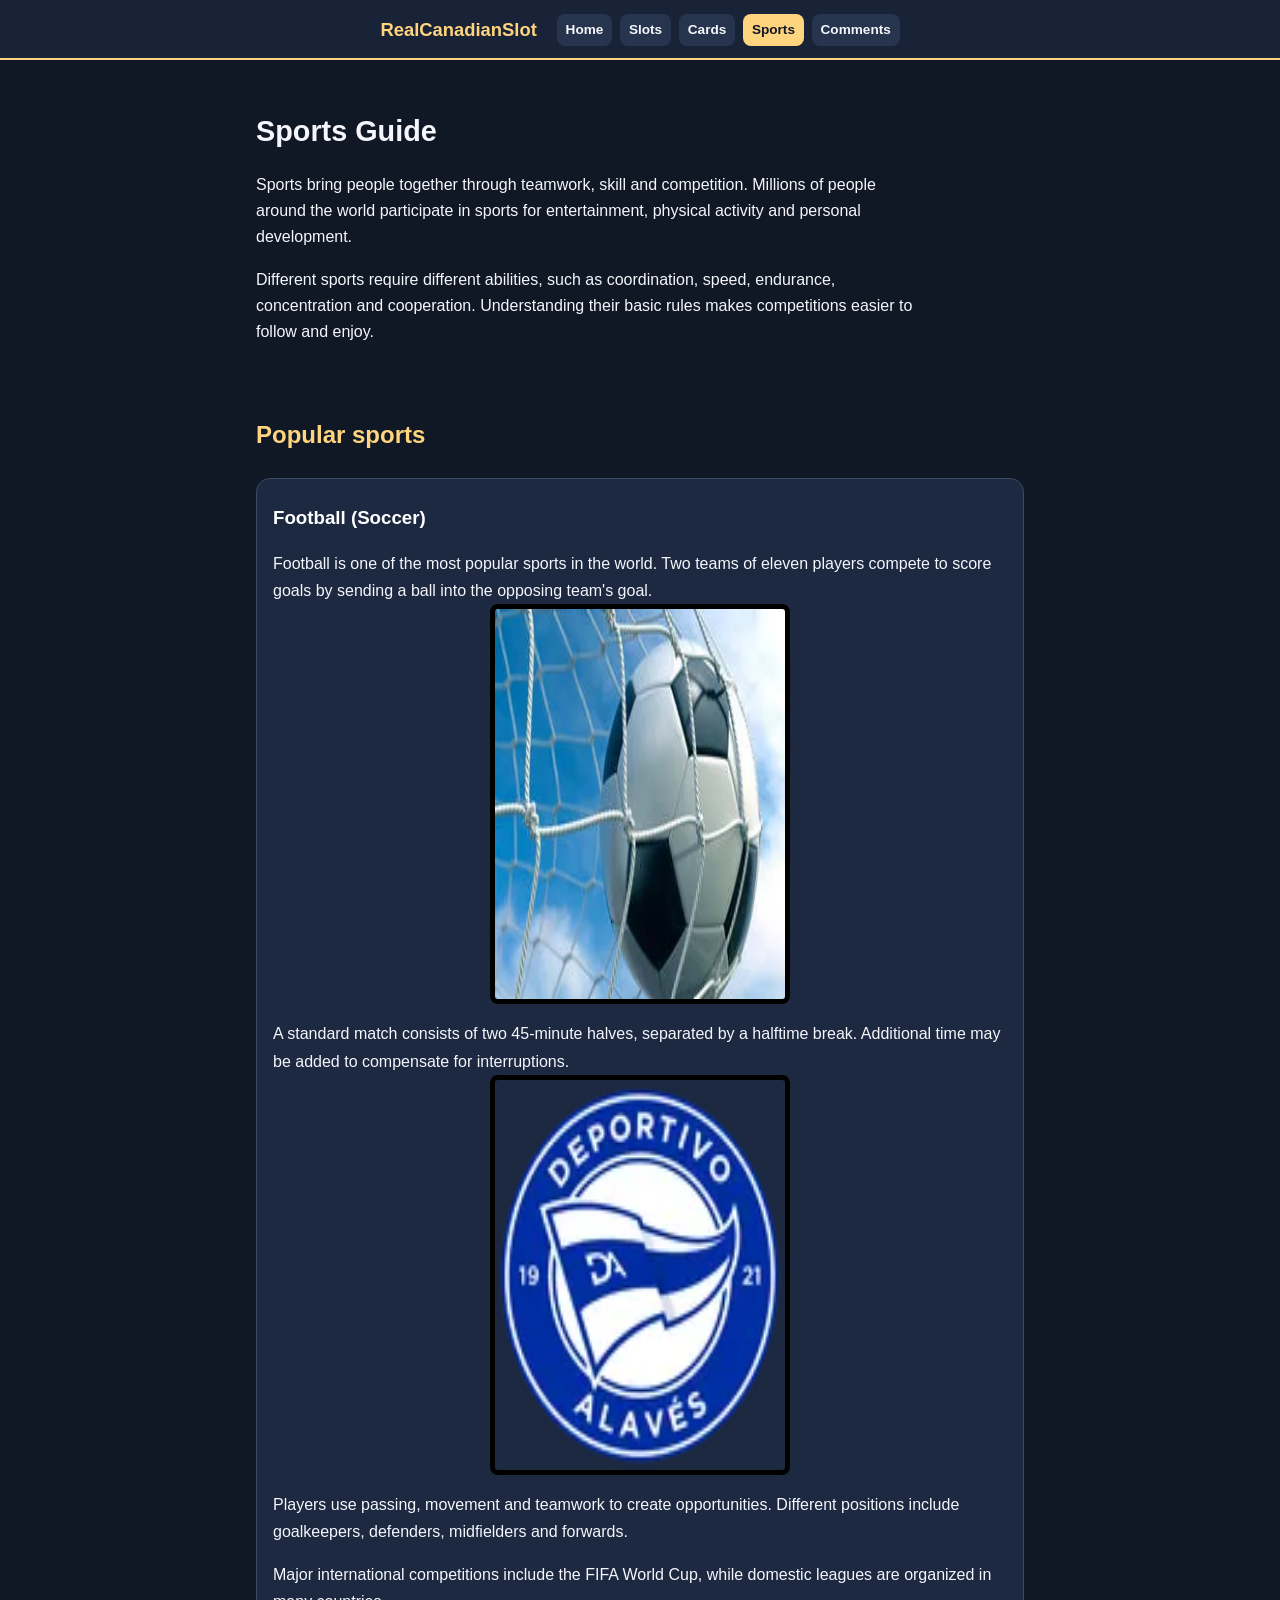
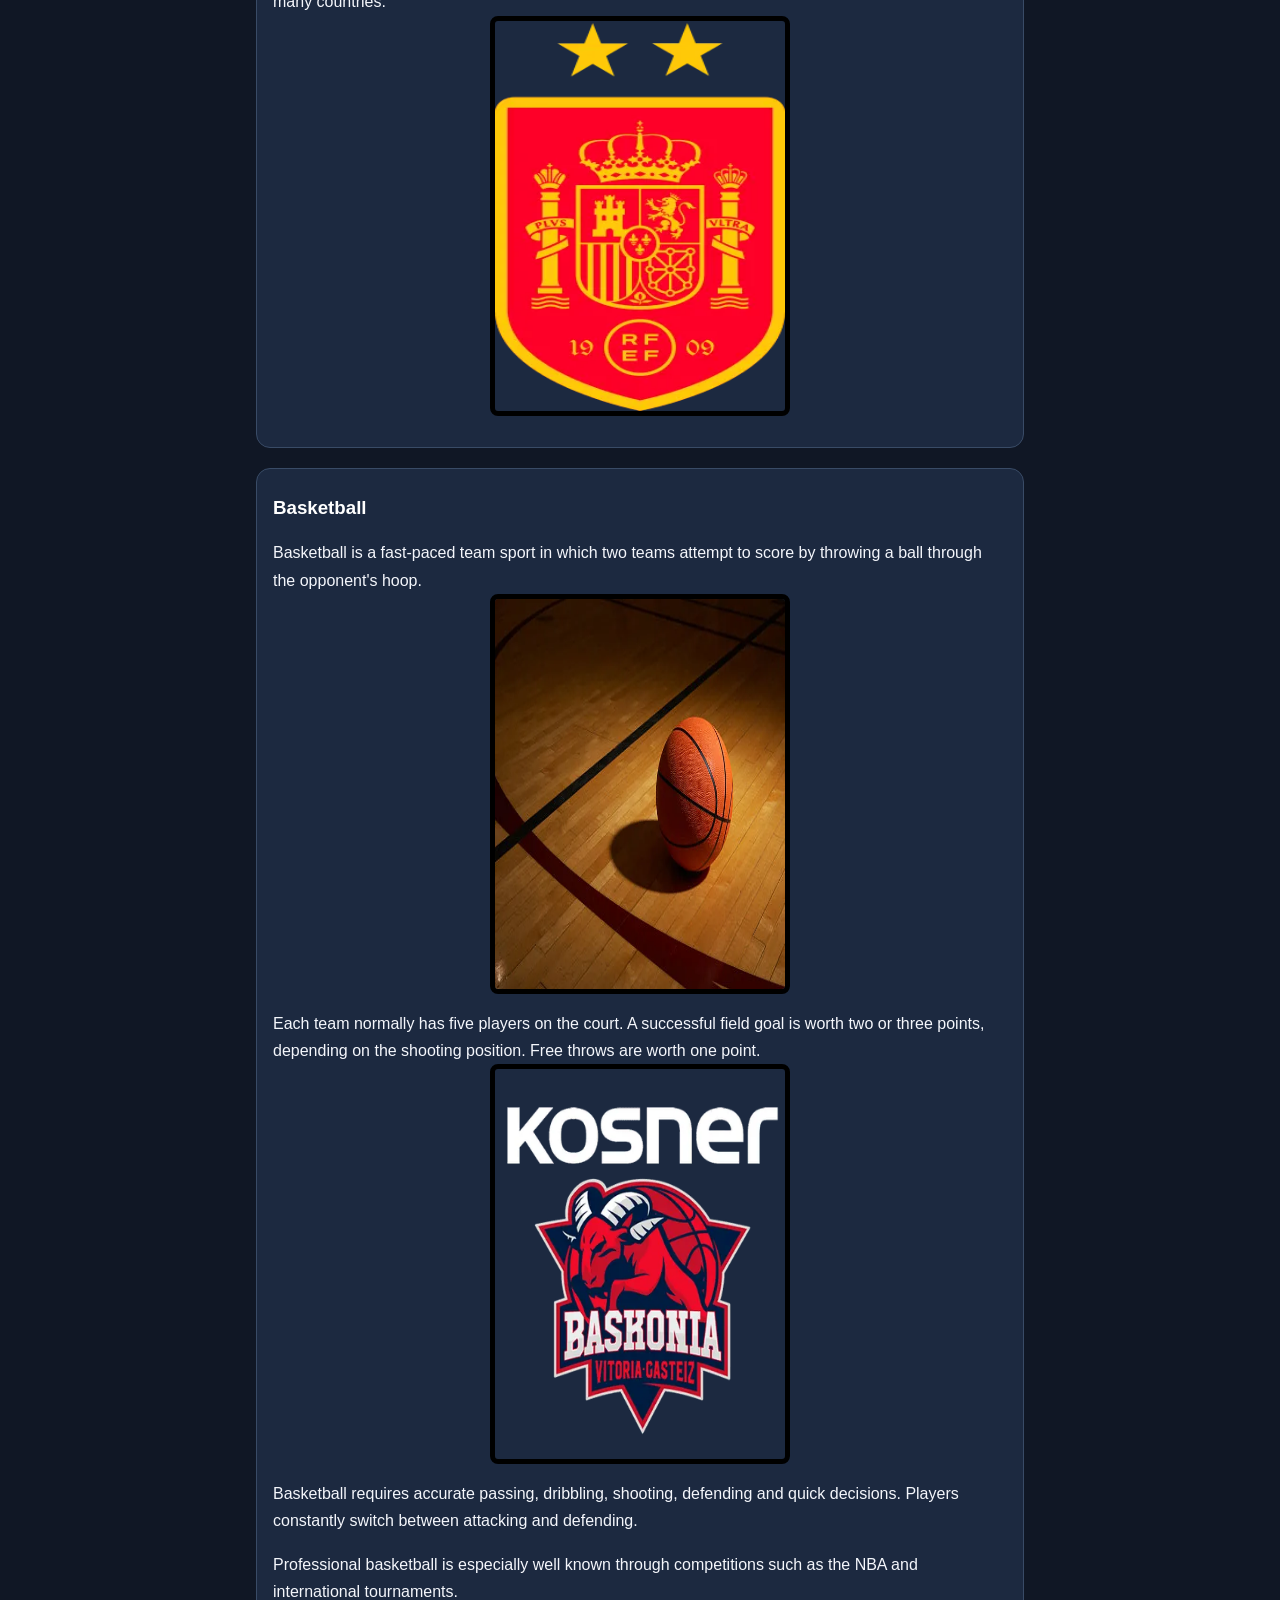
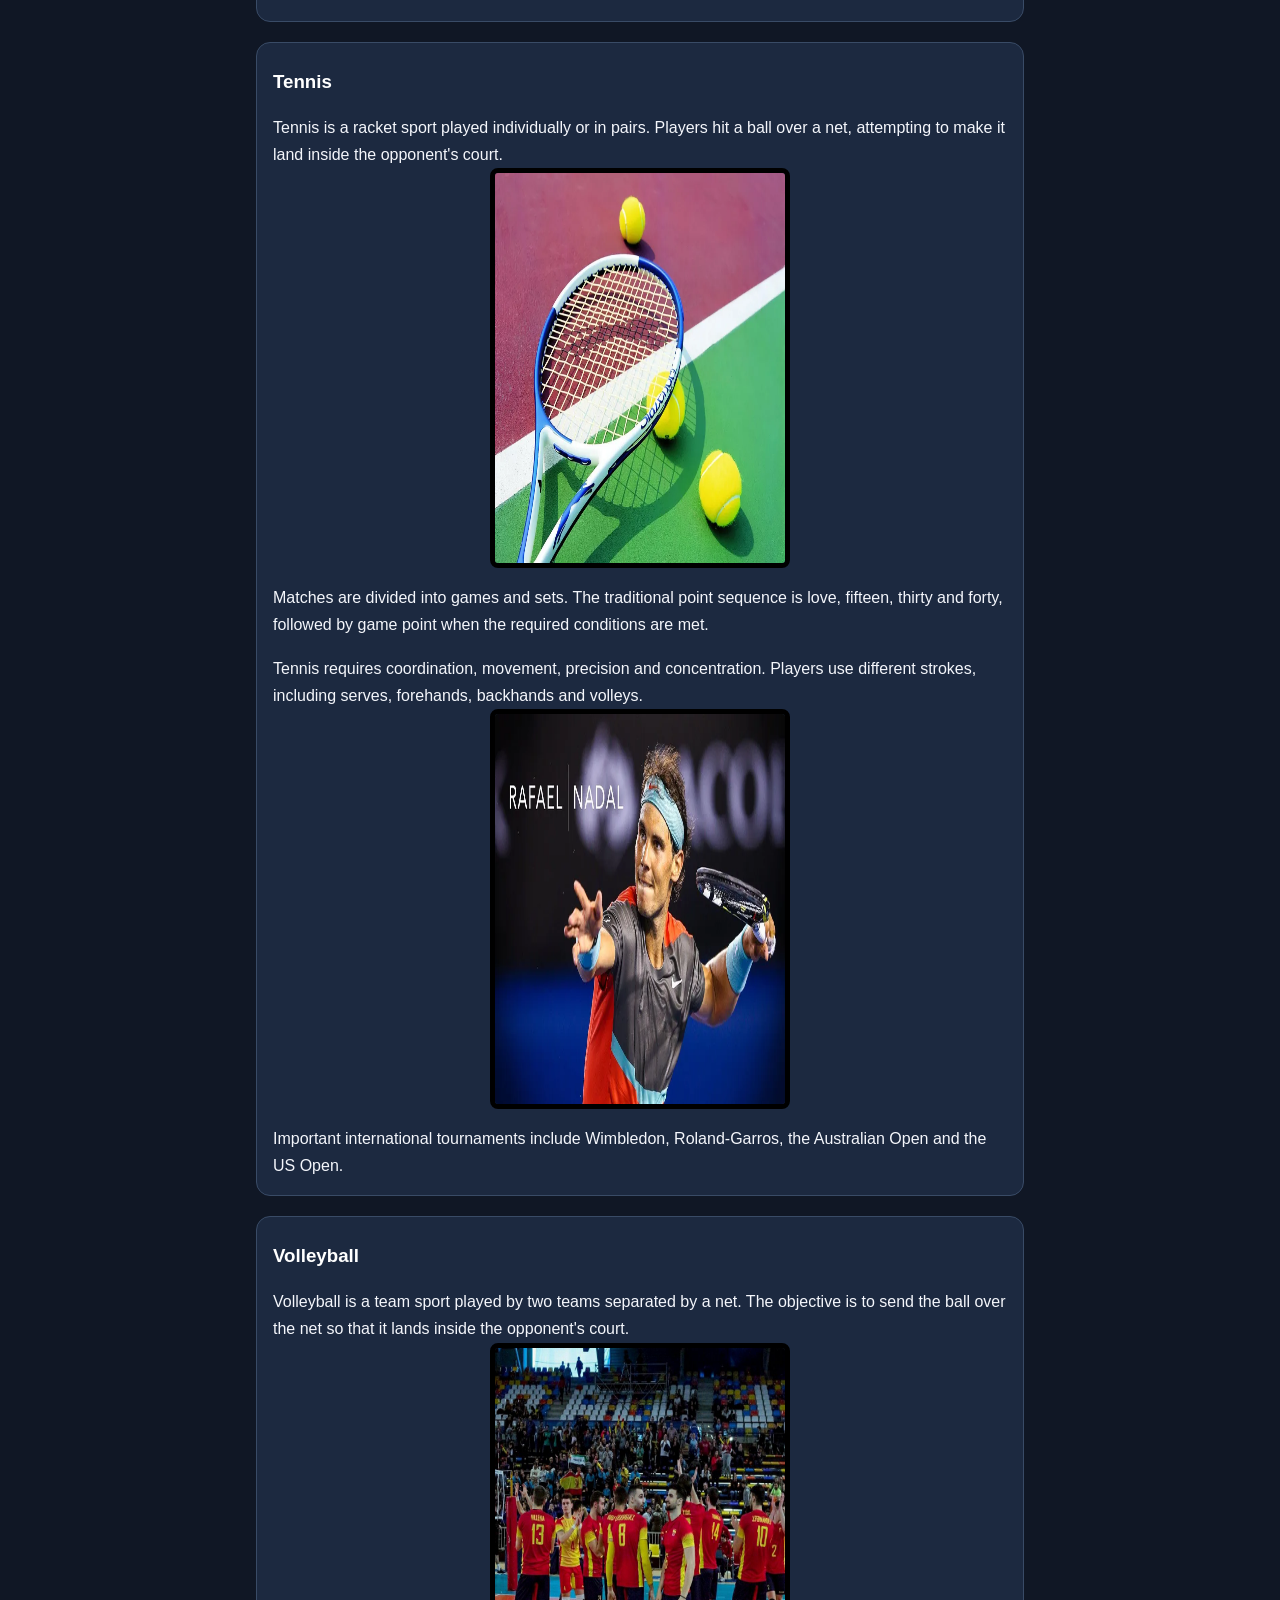
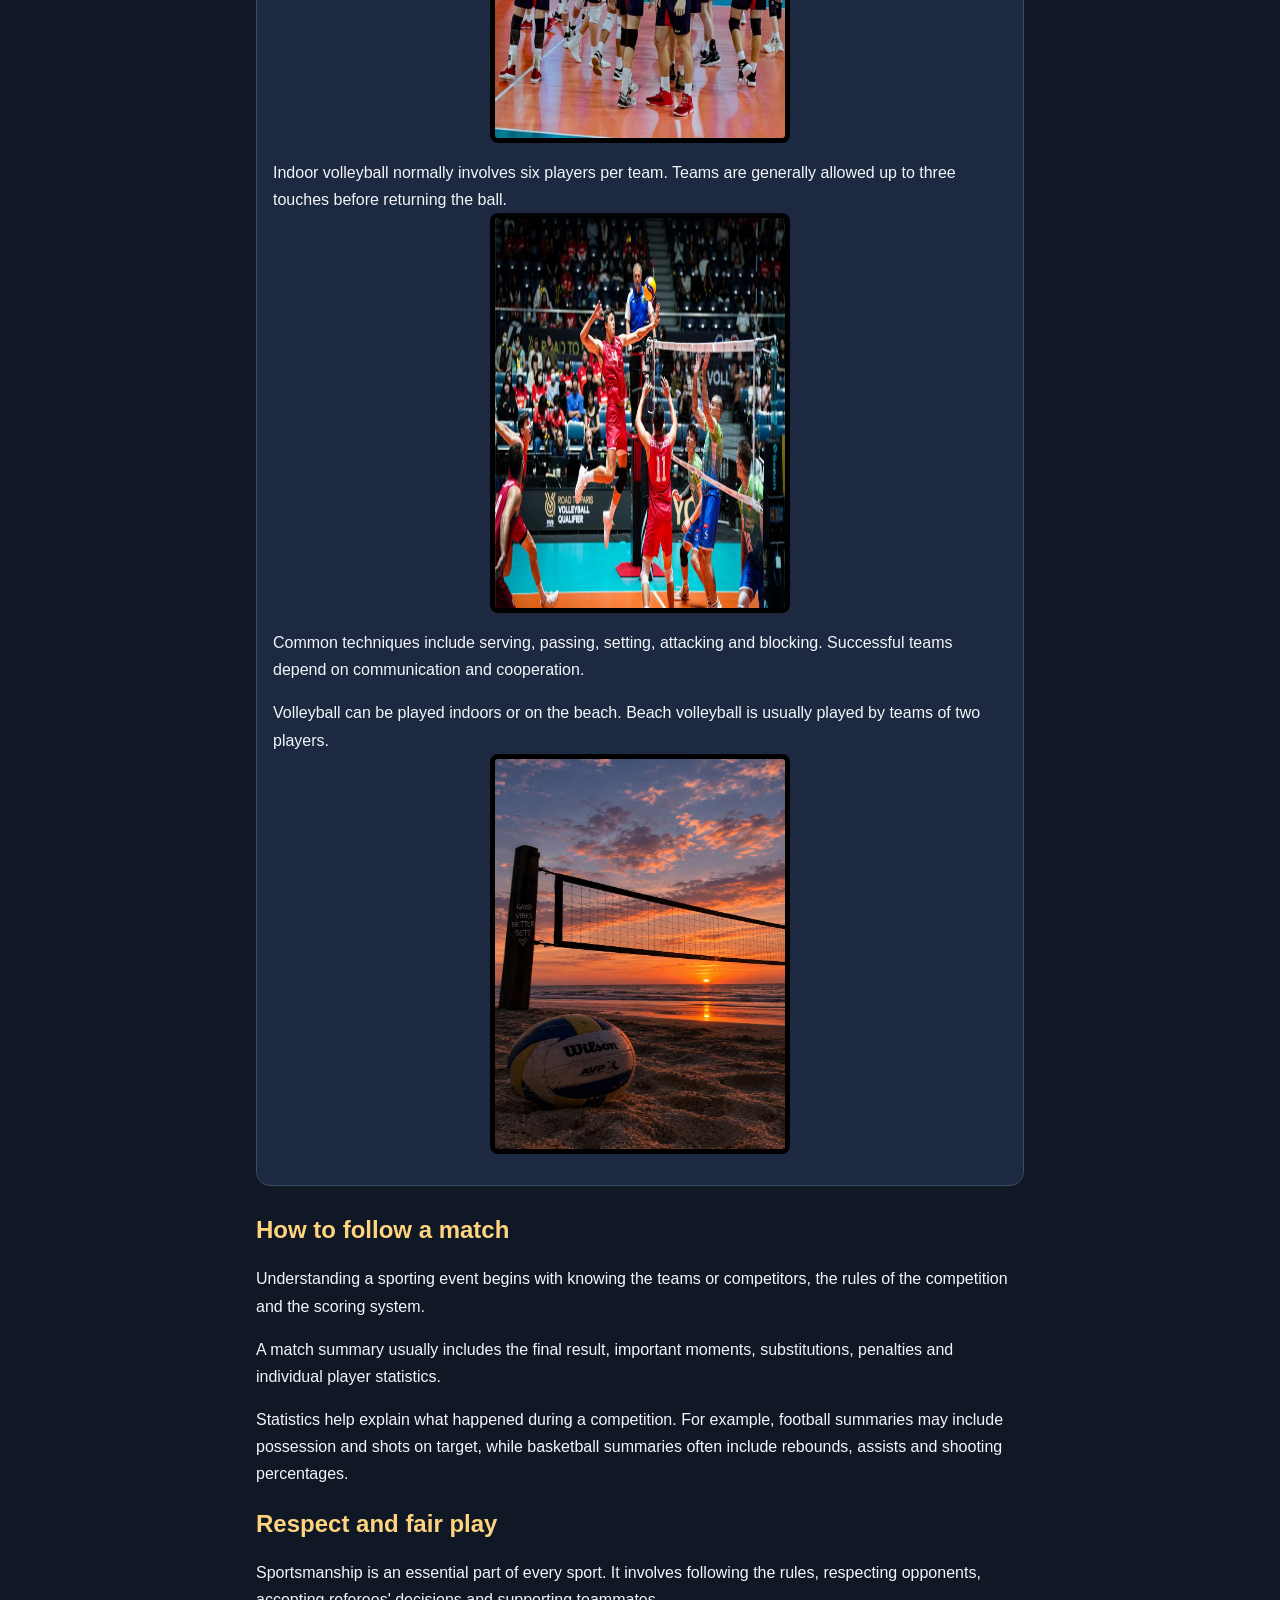
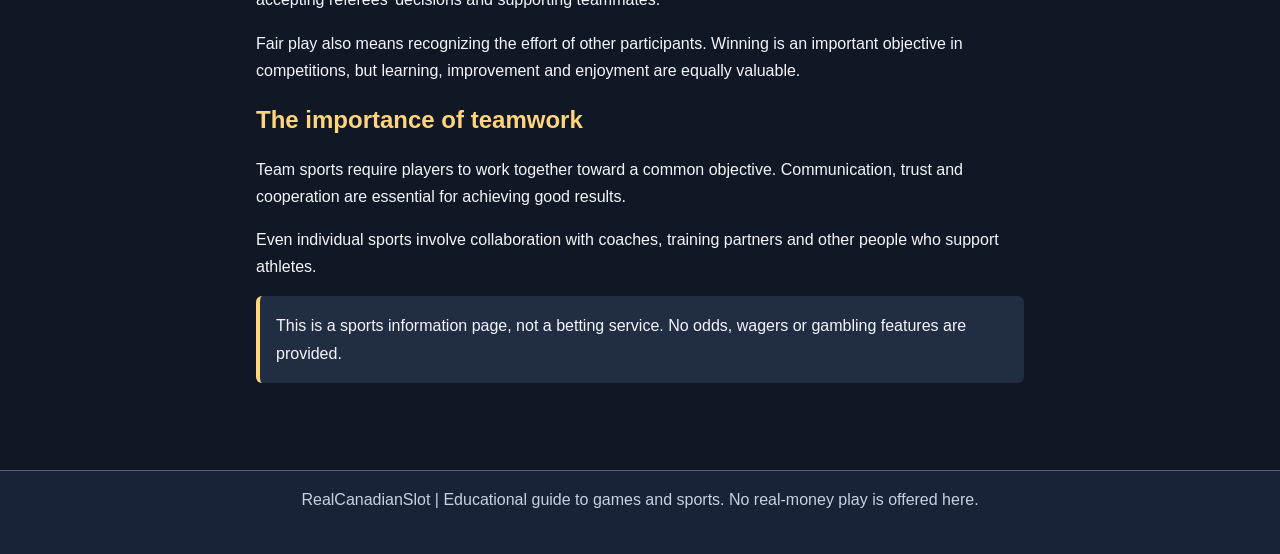
<file: casino-html/assets/html/sports.html>
<!DOCTYPE html>
<html lang="en">

<head>
    <meta charset="UTF-8">
    <meta name="viewport" content="width=device-width, initial-scale=1.0">
    <meta name="description"
        content="Learn the rules and characteristics of football, basketball, tennis and volleyball, including teamwork and fair play.">
    <title>Sports | RealCanadianSlot</title>
    <link rel="stylesheet" href="../css/style.css">
    <link rel="stylesheet" href="../css/project-custom.css">
</head>

<body class="project-page">
    <!-- Main navigation -->
    <header class="site-header">
        <div class="site-header-inner">
            <a class="site-brand" href="../../index.html">
                RealCanadianSlot
            </a>
            <nav class="site-navigation" aria-label="Main navigation">
                <a href="../../index.html">Home</a>
                <a href="slots.html">Slots</a>
                <a href="cards.html">Cards</a>
                <a href="sports.html" aria-current="page">Sports</a>
                <a href="comments.html">Comments</a>
            </nav>
        </div>
    </header>

    <main class="project-wrap">

        <!-- Introduction -->
        <section class="project-intro">
            <h1>Sports Guide</h1>

            <p>
                Sports bring people together through
                teamwork, skill and competition.
                Millions of people around the world
                participate in sports for entertainment,
                physical activity and personal development.
            </p>

            <p>
                Different sports require different
                abilities, such as coordination, speed,
                endurance, concentration and cooperation.
                Understanding their basic rules makes
                competitions easier to follow and enjoy.
            </p>
        </section>

        <section class="project-section">
            <h2>Popular sports</h2>

            <div class="project-grid">

                <article class="project-card">
                    <h3>Football (Soccer)</h3>

                    <p>
                        Football is one of the most popular
                        sports in the world. Two teams of
                        eleven players compete to score
                        goals by sending a ball into
                        the opposing team's goal.
                        <!-- Add football.webp with style -->
                        <img class="imgdefault" src="../img/searched-images/football.webp" alt="Football image"
                            style="border: 5px solid black;">

                    </p>

                    <p>
                        A standard match consists of
                        two 45-minute halves, separated
                        by a halftime break. Additional
                        time may be added to compensate
                        for interruptions.
                        <!-- Add football-alaves.webp with style -->
                        <img class="imgdefault" src="../img/searched-images/football-alaves.webp" alt="Alaves badge image">
                    </p>


                    <p>
                        Players use passing, movement
                        and teamwork to create opportunities.
                        Different positions include
                        goalkeepers, defenders,
                        midfielders and forwards.
                    </p>

                    <p>
                        Major international competitions
                        include the FIFA World Cup,
                        while domestic leagues are
                        organized in many countries.
                        <!-- Add football-spain.webp with style -->
                        <img class="imgdefault" src="../img/searched-images/football-spain.webp" alt="Spain badge image ">

                    </p>
                </article>

                <article class="project-card">
                    <h3>Basketball</h3>

                    <p>
                        Basketball is a fast-paced team
                        sport in which two teams attempt
                        to score by throwing a ball
                        through the opponent's hoop.
                        <!-- Add basketball-on-basketball-court.webp with style -->

                        <img class="imgdefault" src="../img/searched-images/basketball-on-basketball-court.webp"
                            alt="Basketball court image" style="border: 5px solid black;">

                    </p>

                    <p>
                        Each team normally has five
                        players on the court. A successful
                        field goal is worth two or three
                        points, depending on the shooting
                        position. Free throws are worth
                        one point.
                        <!-- Add basketball-baskonia.webp with style -->
                        <img class="imgdefault" src="../img/searched-images/basketball-baskonia.webp"
                            alt="Baskonia badge image">

                    </p>

                    <p>
                        Basketball requires accurate
                        passing, dribbling, shooting,
                        defending and quick decisions.
                        Players constantly switch
                        between attacking and defending.
                    </p>

                    <p>
                        Professional basketball is
                        especially well known through
                        competitions such as the NBA
                        and international tournaments.
                    </p>
                </article>

                <article class="project-card">
                    <h3>Tennis</h3>

                    <p>
                        Tennis is a racket sport played
                        individually or in pairs.
                        Players hit a ball over a net,
                        attempting to make it land
                        inside the opponent's court.
                        <!-- Add tennis-racket.webp with style -->
                        <img class="imgdefault" src="../img/searched-images/tennis-racket.webp" alt="Tennis racket image"
                            style="border: 5px solid black;">

                    </p>

                    <p>
                        Matches are divided into games
                        and sets. The traditional point
                        sequence is love, fifteen,
                        thirty and forty, followed
                        by game point when the required
                        conditions are met.
                    </p>

                    <p>
                        Tennis requires coordination,
                        movement, precision and
                        concentration. Players use
                        different strokes, including
                        serves, forehands, backhands
                        and volleys.
                        <!-- Add tennis-rafa-nadal.webp with style -->
                        <img class="imgdefault" src="../img/searched-images/tennis-rafa-nadal.webp"
                            alt="Rafa Nadal's image" style="border: 5px solid black;">

                    </p>

                    <p>
                        Important international tournaments
                        include Wimbledon, Roland-Garros,
                        the Australian Open and
                        the US Open.
                    </p>
                </article>

                <article class="project-card">
                    <h3>Volleyball</h3>

                    <p>
                        Volleyball is a team sport
                        played by two teams separated
                        by a net. The objective is
                        to send the ball over the net
                        so that it lands inside
                        the opponent's court.
                        <img class="imgdefault" src="../img/searched-images/spanishVoley.webp"
                            alt="Spanish volleyball team image" style="border: 5px solid black;">

                    </p>

                    <p>
                        Indoor volleyball normally
                        involves six players per team.
                        Teams are generally allowed
                        up to three touches before
                        returning the ball.
                        <img class="imgdefault" src="../img/searched-images/volleyball.webp" alt="Volleyball Teams image"
                            style="border: 5px solid black;">
                    </p>

                    <p>
                        Common techniques include
                        serving, passing, setting,
                        attacking and blocking.
                        Successful teams depend on
                        communication and cooperation.
                    </p>

                    <p>
                        Volleyball can be played
                        indoors or on the beach.
                        Beach volleyball is usually
                        played by teams of two players.
                        <img class="imgdefault" src="../img/searched-images/beachVoley.webp"
                            alt="Beach volleyball reference" style="border: 5px solid black;">
                    </p>
                </article>

            </div>
        </section>

        <section class="project-section">
            <h2>How to follow a match</h2>

            <p>
                Understanding a sporting event begins
                with knowing the teams or competitors,
                the rules of the competition and
                the scoring system.
            </p>

            <p>
                A match summary usually includes
                the final result, important moments,
                substitutions, penalties and
                individual player statistics.
            </p>

            <p>
                Statistics help explain what happened
                during a competition. For example,
                football summaries may include possession
                and shots on target, while basketball
                summaries often include rebounds,
                assists and shooting percentages.
            </p>

            <h2>Respect and fair play</h2>

            <p>
                Sportsmanship is an essential part
                of every sport. It involves following
                the rules, respecting opponents,
                accepting referees' decisions
                and supporting teammates.
            </p>

            <p>
                Fair play also means recognizing
                the effort of other participants.
                Winning is an important objective
                in competitions, but learning,
                improvement and enjoyment are
                equally valuable.
            </p>

            <h2>The importance of teamwork</h2>

            <p>
                Team sports require players to work
                together toward a common objective.
                Communication, trust and cooperation
                are essential for achieving good
                results.
            </p>

            <p>
                Even individual sports involve
                collaboration with coaches,
                training partners and other
                people who support athletes.
            </p>

            <p class="project-note">
                This is a sports information page,
                not a betting service.
                No odds, wagers or gambling
                features are provided.
            </p>
        </section>

    </main>

    <footer class="project-footer">
        <div class="project-wrap">
            <p>
                RealCanadianSlot | Educational guide
                to games and sports.
                No real-money play is offered here.
            </p>
        </div>
    </footer>
</body>

</html>
</file>
<file: casino-html/assets/css/style.css>
body {
  margin: 0;
  padding: 0;
  background-color: #131b1f;
  color: #fff;
  font-family: Arial, Helvetica, sans-serif;
}

body .container {
  margin: auto;
  max-width: 1200px;
}

body .flex {
  display: flex;
}

body .text-center {
  text-align: center;
}

body h2,
body h3 {
  color: #c88500;
}

body figure {
  margin: 0;
  padding: 0;
}

body figure.alignright img {
  float: right;
  margin-left: 20px;
}

body figure.alignleft img {
  float: left;
  margin-right: 20px;
}

body .hide {
  display: none;
}

.btn {
  color: #000;
  text-transform: uppercase;
  text-decoration: none;
  text-align: center;
  display: inline-block;
  min-width: 235px;
  height: 50px;
  line-height: 50px;
  font-weight: 700;
  font-size: 18px;
  border-radius: 10px;
  background: #eec214;
  background-image: linear-gradient(to right, #eec214, #f88409);
  transition: all 0.5s;
}

.btn:hover {
  background-image: linear-gradient(to right, #f88409, #eec214);
}

header {
  height: 60px;
}

header .flex {
  justify-content: space-between;
}

header .flex>div {
  width: 33.333%;
}

header .flex>div.logo {
  margin-top: 10px;
}

header .flex>div.logo img {
  display: inline-block;
  width: 100px;
  height: 41px;
}

header .flex>div.jackpot {
  min-width: 300px;
  font-size: 14px;
  font-weight: 600;
  text-transform: uppercase;
  text-align: center;
  margin-top: 15px;
}

header .flex>div.jackpot .ticket-counter {
  margin: auto;
  width: 293px;
  height: 55px;
  background: url("../img/counter-bg.png") no-repeat;
  font-size: 30px;
  color: #191919;
  font-weight: 900;
  text-align: left;
  position: relative;
  z-index: 10;
}

header .flex>div.jackpot .ticket-counter .progressive-jackpot-ticker {
  position: relative;
  left: 40px;
  top: 5px;
}

.menu {
  margin-top: 19px;
}

.menu .nav {
  z-index: 1000;
  position: fixed;
  overflow: auto;
  background-color: #151414;
  transition: all 0.5s;
}

.menu .nav.overlay {
  width: 300px;
  height: 100vh;
  top: 0;
  right: -300px;
}

.menu .nav.overlay.open-menu {
  right: 0;
}

.menu .nav ul {
  margin: 100px 0 0;
  padding: 0;
}

.menu .nav ul li {
  padding-left: 35px;
  list-style: none;
  line-height: 2;
  position: relative;
  transition: all 0.5s;
  margin-bottom: 10px;
}

.menu .nav ul li.active,
.menu .nav ul li:hover {
  background-color: #181818;
  border-top-right-radius: 20px;
  border-bottom-right-radius: 20px;
  box-shadow: 0 0 27px rgba(0, 0, 0, 0.5);
  margin-right: 10px;
}

.menu .nav ul li.active a,
.menu .nav ul li:hover a {
  color: #e59543;
}

.menu .nav ul li.active:before,
.menu .nav ul li:hover:before {
  opacity: 1;
}

.menu .nav ul li:before {
  opacity: 0;
  content: "";
  width: 6px;
  height: 6px;
  display: block;
  position: absolute;
  left: 15px;
  top: 13px;
  background-color: #e59543;
  border-radius: 6px;
}

.menu .nav a {
  outline: none;
  color: #fff;
  text-decoration: none;
  transition: all 0.5s;
  font-size: 15px;
  text-transform: uppercase;
  color: #bababa;
}

.menu .nav .close-menu {
  float: right;
  position: relative;
  right: 20px;
  top: -5px;
  text-transform: none;
  font-size: 12px;
  color: #636363;
}

.menu .nav .close-menu .icon-close {
  position: relative;
  right: 0;
  top: 10px;
  font-size: 40px;
}

.menu .toggle-menu {
  font-size: 22px;
  float: right;
}

.menu .toggle-menu img {
  display: inline-block;
  width: 26px;
  height: 22px;
}

@media (max-width: 600px) {
  .menu .nav.overlay {
    border-radius: 15px;
    opacity: 0;
    position: fixed;
    left: 0;
    top: -100vh;
    width: 100%;
    height: 100%;
    transition: opacity 0.5s;
  }

  .menu .nav.overlay.open-menu {
    top: 0;
    display: block;
    opacity: 1;
  }
}

/**
 * Footer
 */
footer {
  margin-top: 100px;
  padding-bottom: 25px;
  background-color: #151515;
  text-align: center;
}

footer .logo {
  position: relative;
  bottom: 40px;
}

footer .logo img {
  width: 120px;
  height: 60px;
  display: inline-block;
}

footer .footer-icons {
  margin: 30px 0 80px 30px;
}

footer .footer-icons img {
  display: inline-block;
  margin: 0 15px;
}

footer .copy {
  color: #919191;
  font-size: 16px;
}

.hero {
  min-height: 740px;
  background-position: center top;
  background-repeat: no-repeat;
  text-align: center;
}

.hero h1 {
  padding-top: 220px;
  background: -webkit-linear-gradient(#fccd00, #9b4900, #faf710);
  background-clip: text;
  -webkit-background-clip: text;
  -webkit-text-fill-color: transparent;
  font-weight: 900;
  font-size: 60px;
  text-transform: uppercase;
  line-height: 1;
  margin: 0;
}

.hero p span {
  display: block;
  font-weight: bold;
  color: #cfcece;
}

.top-casino {
  margin-top: -140px;
}

.top-casino .container .flex {
  margin: 0 -8px;
}

.top-casino .container .flex .banner {
  background-repeat: no-repeat;
  background-size: contain;
  min-height: 500px;
  color: #000;
  max-width: 390px;
  padding: 260px 20px 20px;
  background-color: #fff;
  width: 33%;
  margin: 0 8px;
  border-radius: 12px;
  text-align: center;
  font-size: 18px;
  font-weight: 500;
}

.top-casino .container .flex .banner.top {
  position: relative;
  bottom: 50px;
  border: 4px solid #ec1e1a;
}

.top-casino .container .flex .banner.top .label {
  position: absolute;
  left: 50%;
  top: -29px;
  margin-left: -178px;
  width: 357px;
  height: 100px;
  background: url("../img/label-red.png") no-repeat;
  font-size: 18px;
  font-weight: bold;
  text-shadow: 0 0 7px black;
  color: #fff;
  line-height: 90px;
}

.top-casino .container .flex .banner h3 {
  font-size: 48px;
  font-weight: 900;
  line-height: 1;
  margin-bottom: 0;
}

.top-casino .container .flex .banner h3 span {
  font-size: 24px;
  font-weight: 600;
  color: #000;
}

.top-casino .container .flex .banner ul {
  text-align: left;
  padding-left: 25px;
}

.top-casino .container .flex .banner ul li {
  line-height: 24px;
}

.top-casino .container .flex .banner .btn {
  height: 78px;
  line-height: 78px;
  font-size: 30px;
  font-weight: bold;
  width: 100%;
  box-shadow: inset 0 0 10px rgba(0, 0, 0, 0.3);
}

.top-casino .container .flex .banner .banking {
  display: flex;
  align-items: center;
  margin: 40px 0 10px;
}

.top-casino .container .flex .banner .banking span {
  margin-left: 10px;
}

.casino-overview .container {
  max-width: 800px;
  color: #cfcece;
}

.casino-overview .container h2 {
  font-size: 36px;
}

.casino-overview .container .full-width-banner {
  text-align: center;
}

.casino-overview .container .full-width-banner img {
  max-width: 100%;
}

.casino-overview .container .full-width-banner .casino-logo {
  margin-top: -30px;
  position: relative;
  top: 35px;
}

.casino-overview .container .full-width-banner .banner {
  border-radius: 8px;
}

.casino-overview .container .full-width-banner .btn {
  position: relative;
  bottom: 75px;
  margin-bottom: -75px;
}

.casino-overview .other-slots .container {
  max-width: 1200px;
  margin: auto;
}

.casino-overview .other-slots .container .banner-set {
  display: flex;
  margin: 0 -11px;
}

.casino-overview .other-slots .container .banner-set .banner {
  margin: 0 11px -60px;
  text-align: center;
}

.casino-overview .other-slots .container .banner-set .banner img {
  display: inline-block;
  border-radius: 10px;
}

.casino-overview .other-slots .container .banner-set .banner .content {
  position: relative;
  bottom: 110px;
}

.casino-overview .other-slots .container .banner-set .banner .content .name {
  text-transform: uppercase;
  font-size: 14px;
  font-weight: bold;
  margin-bottom: 8px;
}

.casino-overview .other-slots .container .banner-set .banner .content .name sup {
  font-size: 8px;
}

/**
 * Text Block
 */
.text .container {
  max-width: 800px;
}

@media (max-width: 1250px) {
  body .container {
    padding: 0 20px;
  }

  .top-casino .container .flex {
    flex-direction: column-reverse;
    justify-content: center;
    align-items: center;
  }

  .top-casino .container .flex .banner {
    width: 350px;
    margin: 0 auto 20px;
  }

  .top-casino .container .flex .banner.top {
    order: 1;
    bottom: 0;
  }

  .casino-overview .other-slots .container .banner-set {
    margin: auto;
    flex-wrap: wrap;
    justify-content: center;
    max-width: 700px;
  }
}

@media (max-width: 760px) {
  body .show-medium {
    display: block;
  }

  body .hide-medium {
    display: none;
  }

  body .hero {
    background-size: cover;
  }

  body figure {
    text-align: center;
  }

  body figure.alignright img,
  body figure.alignleft img {
    margin: 20px auto;
    float: none;
  }
}

@media (max-width: 600px) {
  body {
    font-size: 14px;
  }

  body .show-small {
    display: block;
  }

  body .hide-small {
    display: none;
  }

  body .hero h1 {
    padding-top: 180px;
    font-size: 30px;
  }

  body img {
    max-width: 100%;
  }

  body .top-casino .container .flex .banner {
    padding-top: 300px;
    width: calc(100% - 50px);
    font-size: 14px;
  }

  body .top-casino .container .flex .banner h3 {
    font-size: 38px;
  }

  body .top-casino .container .flex .banner .subtitle {
    font-size: 18px;
    font-weight: 600;
  }

  body .top-casino .container .flex .banner .btn {
    font-size: 24px;
    height: 70px;
    line-height: 70px;
  }

  body .top-casino .container .flex .banner .banking {
    font-weight: 600;
  }

  body .top-casino .container .flex .banner.top .label {
    margin-left: -150px;
    width: 300px;
    background-size: contain;
    height: 84px;
    font-size: 16px;
    line-height: 80px;
    top: -25px;
  }

  .casino-overview .container h2 {
    font-size: 24px;
  }

  .casino-overview .container .full-width-banner .casino-logo {
    display: block;
    margin: auto;
  }

  .casino-overview .other-slots .container .banner-set .banner {
    margin: 0 0 -60px;
  }

  footer .footer-icons {
    margin: 0 0 60px;
  }

  footer .footer-icons img {
    display: block;
    margin: 15px auto;
  }
}

@media (max-width: 400px) {
  body .top-casino .container .flex .banner {
    padding-top: 250px;
  }
}

@media (max-width: 350px) {
  body .top-casino .container .flex .banner {
    padding-top: 200px;
  }
}



/* Comments, cards and sports page styles (merged into existing stylesheet). */
/* Shared styles for the three educational content pages. */

* {
  box-sizing: border-box;
}

body.project-page {
  margin: 0;
  background: #101725;
  color: #f4f6fb;
  font-family: Arial, Helvetica, sans-serif;
  line-height: 1.65;
}

.project-page a {
  color: #a9d9ff;
}

.project-page a:focus-visible,
.project-page button:focus-visible,
.project-page input:focus-visible,
.project-page textarea:focus-visible {
  outline: 3px solid #ffcf70;
  outline-offset: 3px;
}

.project-header {
  background: #192337;
  border-bottom: 1px solid #33445e;
}

.project-wrap {
  max-width: 1060px;
  margin: 0 auto;
  padding: 24px;
}

.project-nav {
  display: flex;
  gap: 10px;
  flex-wrap: wrap;
}

.project-nav a {
  padding: 9px 15px;
  border-radius: 9px;
  text-decoration: none;
  background: #26354d;
  color: white;
}

.project-nav a[aria-current="page"] {
  background: #f0bd58;
  color: #142034;
  font-weight: 700;
}

.project-intro {
  padding: 30px 0 12px;
}

.project-intro h1 {
  font-size: clamp(2rem, 5vw, 3rem);
  margin: 0 0 10px;
}

.project-intro p {
  max-width: 760px;
}

.project-grid {
  display: grid;
  grid-template-columns: repeat(auto-fit, minmax(min(100%, 270px), 1fr));
  gap: 20px;
  margin: 24px 0;
}

.project-card {
  background: #1c2940;
  border: 1px solid #394b66;
  border-radius: 14px;
  padding: 22px;
}

.project-card h2,
.project-card h3 {
  color: #ffd47e;
  margin-top: 0;
}

.project-card p:last-child {
  margin-bottom: 0;
}

.project-section {
  margin: 28px 0;
}

.project-section h2 {
  color: #ffd47e;
}

.project-note {
  border-left: 4px solid #ffd47e;
  background: #243149;
  padding: 16px 20px;
  border-radius: 6px;
}

.project-form {
  max-width: 700px;
  display: grid;
  gap: 12px;
  background: #1c2940;
  padding: 24px;
  border-radius: 14px;
}

.project-form label {
  font-weight: 600;
}

.project-form input,
.project-form textarea {
  width: 100%;
  padding: 12px;
  border-radius: 8px;
  border: 1px solid #8092ae;
  background: #f8fbff;
  color: #172136;
  font: inherit;
}

.project-form button {
  width: fit-content;
  padding: 12px 20px;
  border: 0;
  border-radius: 8px;
  background: #ffd47e;
  color: #172136;
  font: inherit;
  font-weight: 700;
  cursor: pointer;
}

.project-form button:hover {
  background: #ffe4aa;
}

.project-feedback {
  min-height: 1.5em;
  font-weight: 600;
}

.project-footer {
  margin-top: 50px;
  border-top: 1px solid #394b66;
  color: #c6d1e2;
}

.project-footer p {
  margin: 0;
}

@media (max-width: 400px) {
  .project-wrap {
    padding: 16px;
  }

  .project-nav a {
    padding: 8px 10px;
  }

  .project-card,
  .project-form {
    padding: 16px;
  }
}

/* HTML-only navigation: the checkbox controls the existing overlay menu. */
.menu .menu-checkbox {
  position: absolute;
  opacity: 0;
  width: 1px;
  height: 1px;
}

.menu .toggle-menu,
.menu .close-menu {
  cursor: pointer;
}

.menu .menu-checkbox:focus-visible+.toggle-menu {
  outline: 2px solid #e59543;
}

.menu .menu-checkbox:checked~.nav.overlay {
  right: 0;
}

.menu .nav.overlay {
  z-index: 1000;
}

@media (max-width: 600px) {
  .menu .menu-checkbox:checked~.nav.overlay {
    top: 0;
    opacity: 1;
  }
}

/* Unified navigation across all five pages; no JavaScript required. */
.site-header {
  background: #192337;
  border-bottom: 2px solid #e6b75d;
  position: relative;
  z-index: 20;
}

.site-header-inner {
  max-width: 1160px;
  margin: 0 auto;
  padding: 14px 20px;
  display: flex;
  align-items: center;
  justify-content: space-between;
  gap: 20px;
  flex-wrap: wrap;
}

.site-brand {
  font-family: Arial, Helvetica, sans-serif;
  color: #ffd47e !important;
  text-decoration: none;
  font-weight: 700;
  font-size: clamp(1.1rem, 3vw, 1.55rem);
  white-space: nowrap;
}

.site-navigation {
  display: flex;
  flex-wrap: wrap;
  gap: 8px;
  align-items: center;
}

.site-navigation a {
  display: inline-block;
  font: 600 15px/1.4 Poppins, Arial, sans-serif;
  color: #f4f6fb !important;
  background: #26354d;
  text-decoration: none;
  padding: 10px 14px;
  border-radius: 8px;
  transition: background-color .15s ease;
}

.site-navigation a:hover,
.site-navigation a:focus-visible {
  background: #455a79;
  color: #fff !important;
}

.site-navigation a[aria-current="page"] {
  background: #ffd47e;
  color: #142034 !important;
}

.site-navigation a:focus-visible,
.site-brand:focus-visible {
  outline: 3px solid #fff;
  outline-offset: 3px;
}

@media (max-width:650px) {
  .site-header-inner {
    justify-content: center;
    padding: 12px;
    gap: 12px;
  }

  .site-navigation {
    width: 100%;
    justify-content: center;
    gap: 6px;
  }

  .site-navigation a {
    padding: 9px 10px;
    font-size: 13px;
  }
}

@media (max-width:400px) {
  .site-navigation a {
    padding: 8px;
    font-size: 12px;
  }
}

/* Keep educational pages aligned with the existing website palette. */
body.project-page {
  background: #101725;
}

.project-header,
.project-nav {
  display: none;
}

.imgdefault {
    width: 300px;
    height: auto;
    display: block;
    margin: auto;
}
</file>
<file: casino-html/assets/css/project-custom.css>
/* ===== BASE / GLOBAL ===== */

:root {
    --project-bg: #101725;
    --project-panel: #202d43;
    --project-text: #f4f6fb;
    --project-accent: #ffd47e;
    --project-gap: 1.4rem;
}

* {
    box-sizing: border-box;
}

html {
    scroll-behavior: smooth;
}

body {
    margin: 0;
    background: var(--project-bg);
    color: var(--project-text);
    font-family: Arial, Helvetica, sans-serif;
    line-height: 1.65;
}

body.project-page {
    background: var(--project-bg);
}

main {
    display: block;
}

/* ===== LAYOUT ===== */

.project-wrap {
    padding: 1rem;
    max-width: 800px;
    margin: 0 auto;
}

.project-intro {
    padding-block: 2rem;
}

.project-intro h1 {
    font-size: 1.8rem;
}

.project-intro p {
    max-width: 75ch;
}

.comments-page .project-intro p {
    max-width: 75ch;
    margin: 0 auto;
    text-align: center;
}

.project-section {
    margin-block: 1.3rem;
}

.project-section h2 {
    color: var(--project-accent);
    margin-block: 0.8rem;
}

.project-section h3 {
    color: #fff;
    margin-block: 0.5rem;
}

.project-grid {
    grid-template-columns: 1fr;
}

.project-card {
    padding: 1rem;
}

.project-card p {
    margin-bottom: 0;
}

.project-note {
    padding: 1rem;
    border-left: 4px solid var(--project-accent);
    background: var(--project-panel);
}

.project-feature-image {
    display: block;
    width: 100%;
    max-width: 520px;
    height: auto;
    border-radius: 12px;
}

/* ===== HEADER AND NAVIGATION ===== */

.site-header {
    background: #192337;
    border-bottom: 2px solid var(--project-accent);
}

.site-header-inner {
    justify-content: center;
}

.site-brand {
    font-size: 1.15rem;
}

.site-navigation {
    justify-content: center;
}

.site-navigation a {
    font-size: 0.85rem;
    padding: 0.4rem 0.55rem;
}

.site-navigation a:hover {
    background: #465c78;
}

.site-navigation a[aria-current=page] {
    background: var(--project-accent);
    color: #101725 !important;
}

/* ===== LINKS AND ACCESSIBILITY ===== */

.project-links {
    display: flex;
    gap: 0.7rem;
    flex-wrap: wrap;
}

.project-links a {
    color: #101725;
    background: var(--project-accent);
    padding: 0.65rem 1rem;
    border-radius: 7px;
    font-weight: bold;
    text-decoration: none;
}

.project-links a:hover {
    background: #ffe4aa;
}

a:focus-visible, button:focus-visible, input:focus-visible, textarea:focus-visible {
    outline: 3px solid var(--project-accent);
    outline-offset: 3px;
}

/* ===== CONTACT FORM ===== */

.project-form {
    display: grid;
    gap: 0.6rem;
    max-width: 500px;
    margin: 0 auto;
}


.project-form label {
    font-weight: bold;
}

.project-form input, .project-form textarea {
    width: 100%;
    border: 2px solid #8394aa;
    border-radius: 6px;
    padding: 0.7rem;
    background: #fff;
    color: #172133;
    font: inherit;
}

.project-form button {
    border: 0;
    border-radius: 6px;
    padding: 0.85rem 1.1rem;
    font: inherit;
    font-weight: bold;
    color: #101725;
    background: var(--project-accent);
    cursor: pointer;
}

.project-form button:hover {
    background: #ffe4aa;
}

.project-form small {
    color: #e5e9f0;
}

/* ===== TABLES ===== */

.project-table {
    width: 100%;
    border-collapse: collapse;
}

.project-table th, .project-table td {
    padding: 0.4rem;
}

.project-table th {
    background: #31415b;
}

/* ===== FOOTER ===== */

.project-footer {
    background: #192337;
    border-top: 1px solid #53627a;
}

.project-footer p {
    margin: 0;
}

/* ===== CONTENT AND IMAGES ===== */

.project-section p {
    line-height: 1.7;
}

.project-card img {
    display: block;
    width: 300px;
    height: 400px;
    margin: 0 auto 15px;
    border-radius: 8px;
    border: 5px solid black;
}

.project-card h3, .project-card h4 {
    margin-bottom: 12px;
}

.casino-overview {
    padding-block: 35px;
}

.casino-overview p {
    line-height: 1.7;
}

.casino-overview .full-width-banner img.banner {
    display: block;
    max-width: 100%;
    height: auto;
}

.top-casino .banner {
    box-sizing: border-box;
}

/* ===== RESPONSIVE: TABLETS AND SMALL SCREENS ===== */
@media (max-width: 650px) {
    .site-header-inner {
        justify-content: center;
    }
    .site-navigation {
        justify-content: center;
    }
    .project-grid {
        grid-template-columns: 1fr;
    }
    .project-wrap {
        padding: 1rem;
    }
    .project-card {
        padding: 1rem;
    }
}

/* ===== RESPONSIVE: PHONES UP TO 400PX ===== */
@media (max-width: 400px) {
    .site-brand {
        font-size: 1.15rem;
    }
    .site-navigation a {
        font-size: 0.85rem;
        padding: 0.4rem 0.55rem;
    }
    .project-intro h1 {
        font-size: 1.8rem;
    }
    .project-section {
        margin-block: 1.3rem;
    }
    .project-section h2 {
        font-size: 22px;
    }
    .project-card h3 {
        font-size: 19px;
    }
    .project-section p {
        font-size: 15px;
    }
    .project-table th, .project-table td {
        padding: 0.4rem;
        overflow-wrap: anywhere;
    }
}

/* ===== ACCESSIBILITY: REDUCED MOTION ===== */
@media (prefers-reduced-motion: reduce) {
    html {
        scroll-behavior: auto;
    }
}
</file>
